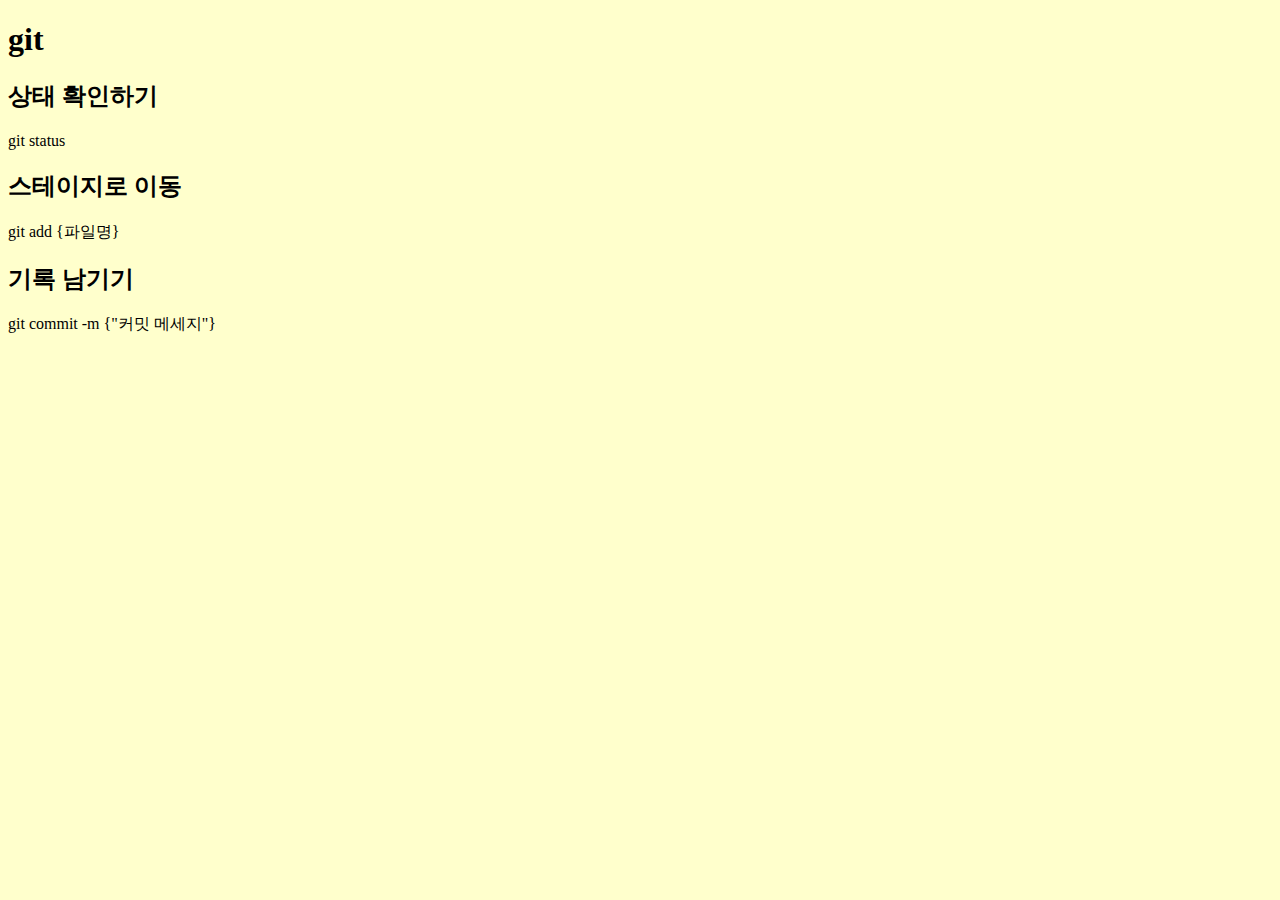
<file: index.html>
<!DOCTYPE html>
<html lang="ko-KR">
<head>
  <meta charset="UTF-8">
  <meta name="viewport" content="width=device-width, initial-scale=1.0">
  <meta http-equiv="X-UA-Compatible" content="ie=edge">
  <title>Git을 배우자</title>
  <link rel="stylesheet" href="css/style.css">
</head>
<body>
  <h1>git</h1>
  <h2>상태 확인하기</h2>
  <p>git status</p>
  <h2>스테이지로 이동</h2>
  <p>git add {파일명}</p>
  <h2>기록 남기기</h2>
  <p>git commit -m {"커밋 메세지"}</p>
</body>
</html>
</file>
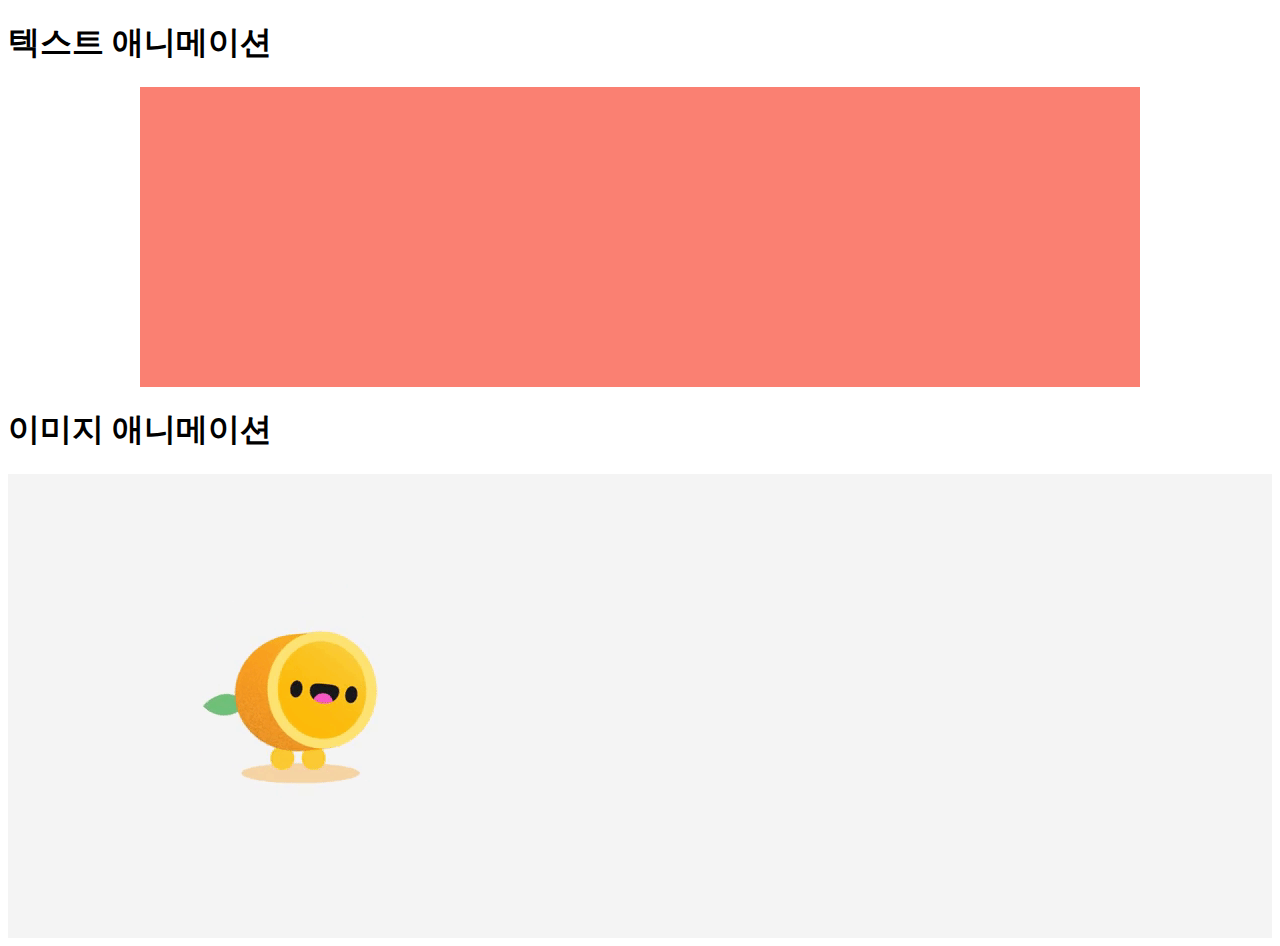
<file: animation.html>
<!DOCTYPE html>
<html lang="ko-KR">
<head>
  <meta charset="UTF-8">
  <meta name="viewport" content="width=device-width, initial-scale=1.0">
  <meta http-equiv="X-UA-Compatible" content="ie=edge">
  <title>애니메이션 활용</title>
  <link rel="stylesheet" href="css/animation.css">
</head>
<body>
  <h1>텍스트 애니메이션</h1>
  <div class="text-wrap">
    <div class="text">
      Hello CSS Animation!
    </div>
  </div>
  <h1>이미지 애니메이션</h1>
  <div class="img-wrap">
    <img src="images/neo1.gif" alt="" class="neo">
  </div>
</body>
</html>
</file>
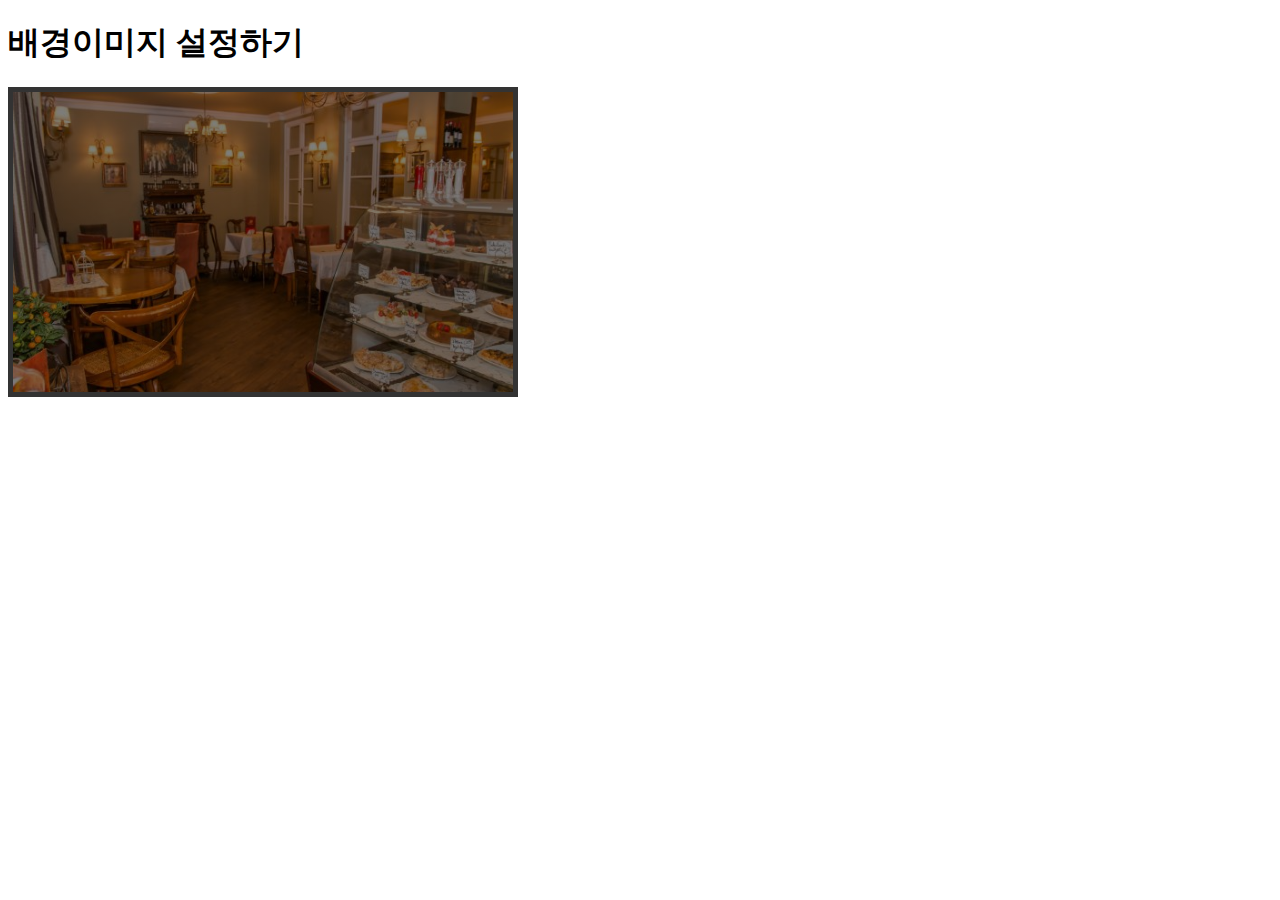
<file: background.html>
<!DOCTYPE html>
<html lang="ko-KR">
<head>
  <meta charset="UTF-8">
  <meta name="viewport" content="width=device-width, initial-scale=1.0">
  <meta http-equiv="X-UA-Compatible" content="ie=edge">
  <title>배경이미지 활용</title>
  <link rel="stylesheet" href="css/background.css">
</head>
<body>
  <h1>배경이미지 설정하기</h1>
  <div class="bg-wrap">

  </div>
  
</body>
</html>
</file>
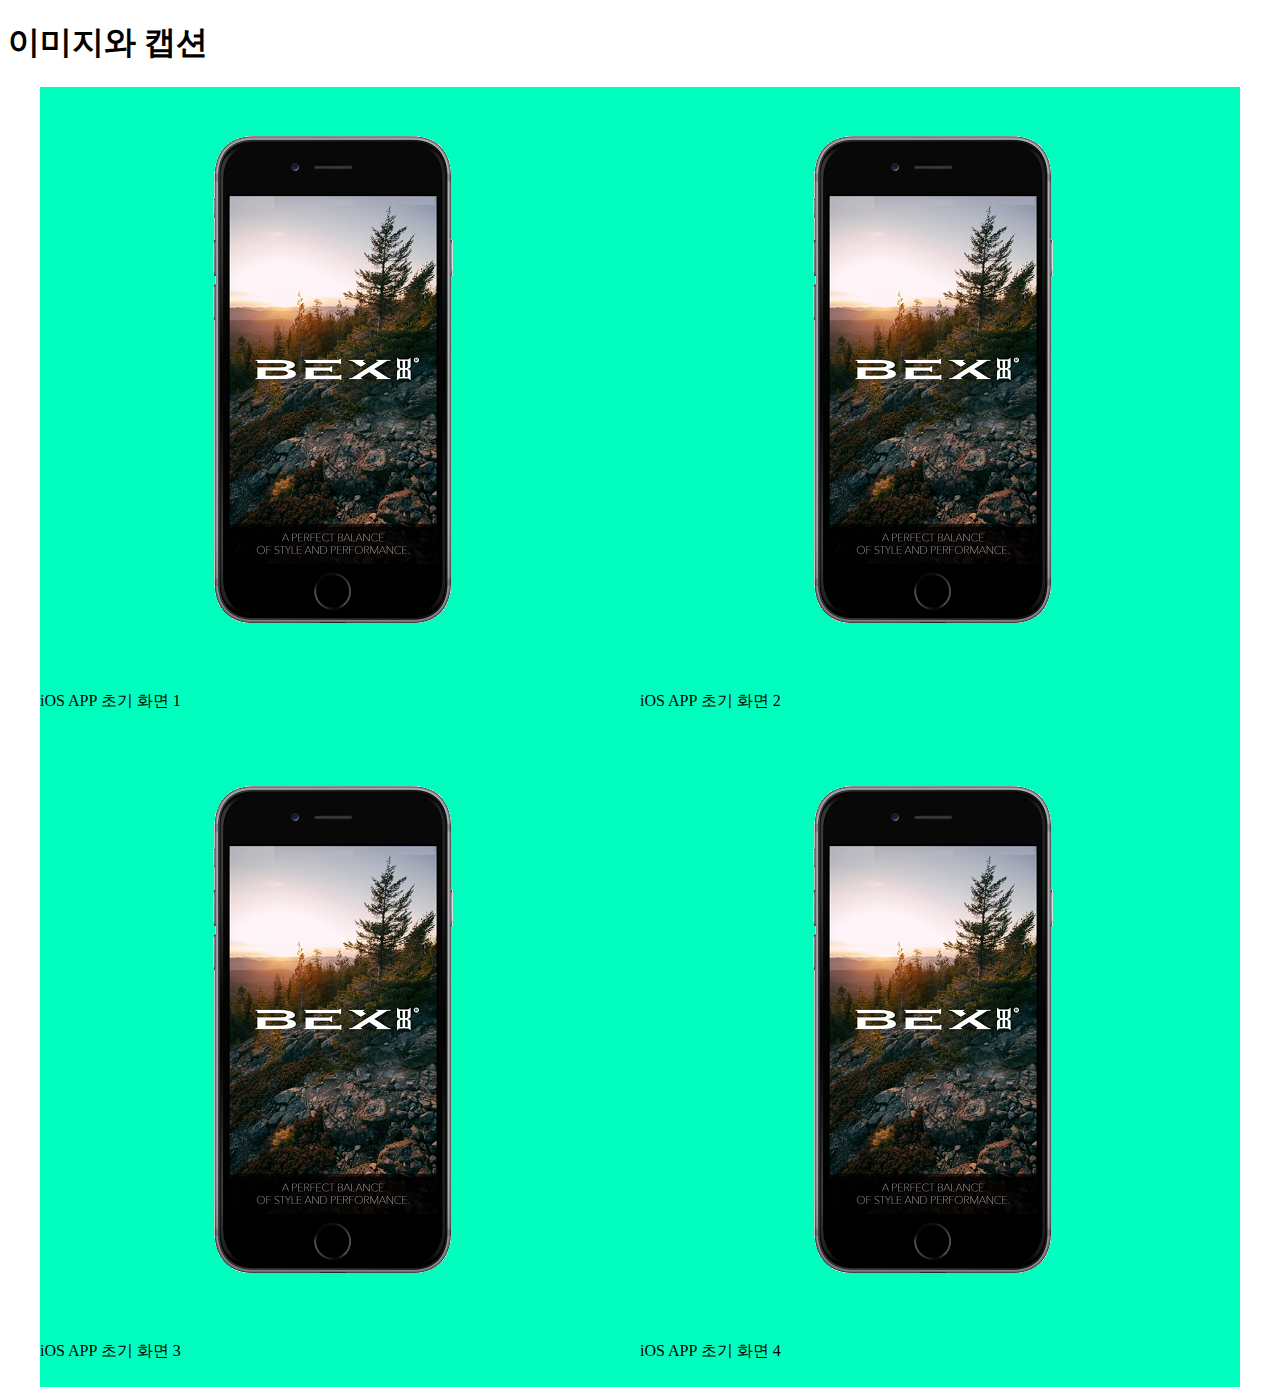
<file: figure.html>
<!DOCTYPE html>
<html lang="ko-KR">
<head>
  <meta charset="UTF-8">
  <meta name="viewport" content="width=device-width, initial-scale=1.0">
  <meta http-equiv="X-UA-Compatible" content="ie=edge">
  <title>figure 요소와 figcaption</title>
  <link rel="stylesheet" href="css/figure.css">
</head>
<body>
  <h1>이미지와 캡션</h1>
  <div>
    <figure>
      <img src="images/app.png" alt="">
      <figcaption>
        iOS APP 초기 화면 1
      </figcaption>
    </figure>
    <figure>
      <img src="images/app.png" alt="">
      <figcaption>
        iOS APP 초기 화면 2
      </figcaption>
    </figure>
    <figure>
      <img src="images/app.png" alt="">
      <figcaption>
        iOS APP 초기 화면 3
      </figcaption>
    </figure>
    <figure>
      <img src="images/app.png" alt="">
      <figcaption>
        iOS APP 초기 화면 4
      </figcaption>
    </figure>
  </div>
</body>
</html>
</file>
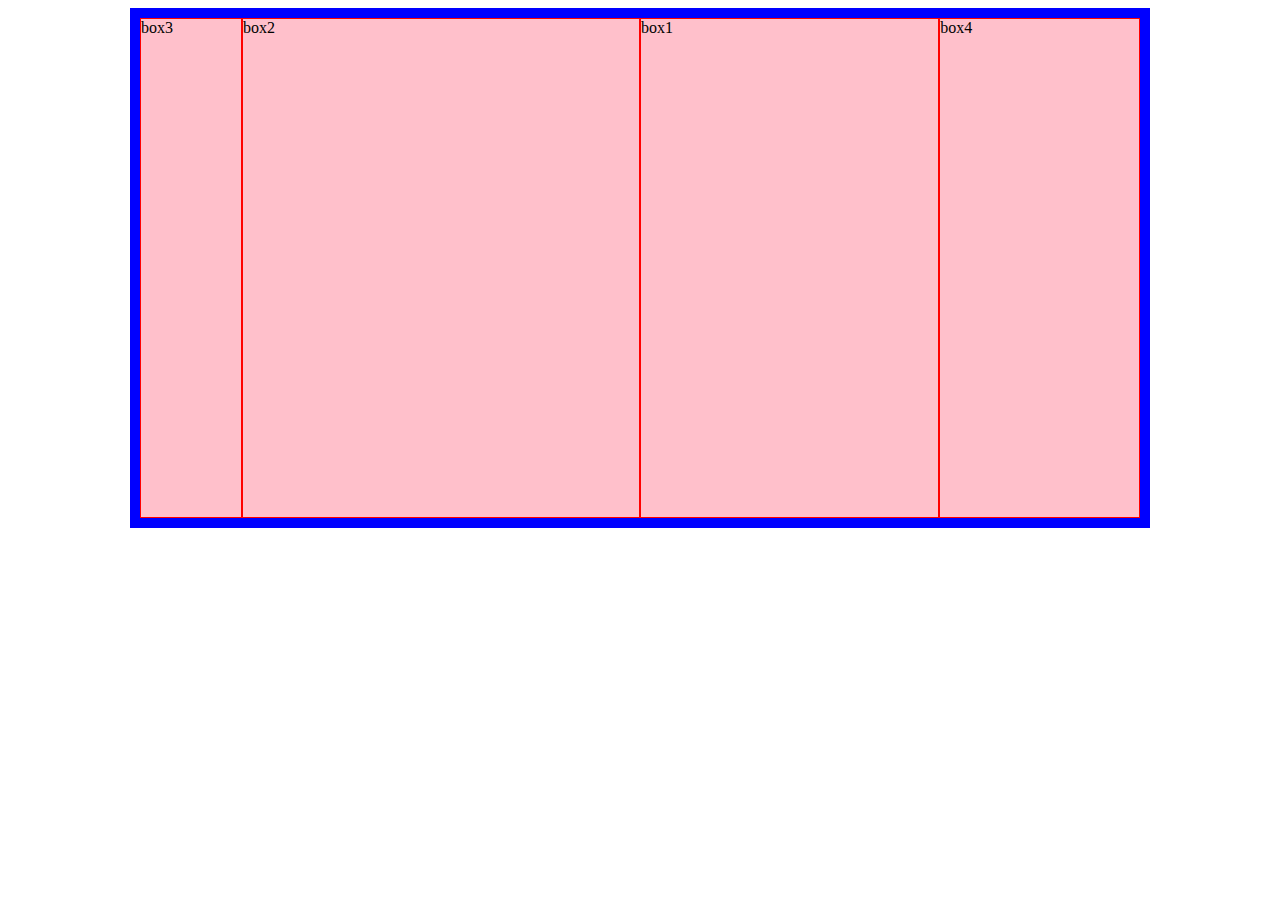
<file: flex.html>
<!DOCTYPE html>
<html lang="ko-KR">

<head>
  <meta charset="UTF-8">
  <meta name="viewport" content="width=device-width, initial-scale=1.0">
  <meta http-equiv="X-UA-Compatible" content="ie=edge">
  <title>플렉스 박스</title>
  <link rel="stylesheet" href="css/flex.css">
</head>

<body>
  <div class="wrap">
    <div class="w1">box1</div>
    <div class="w2">box2</div>
    <div class="w3">box3</div>
    <div class="w4">box4</div>
  </div>
</body>

</html>
</file>
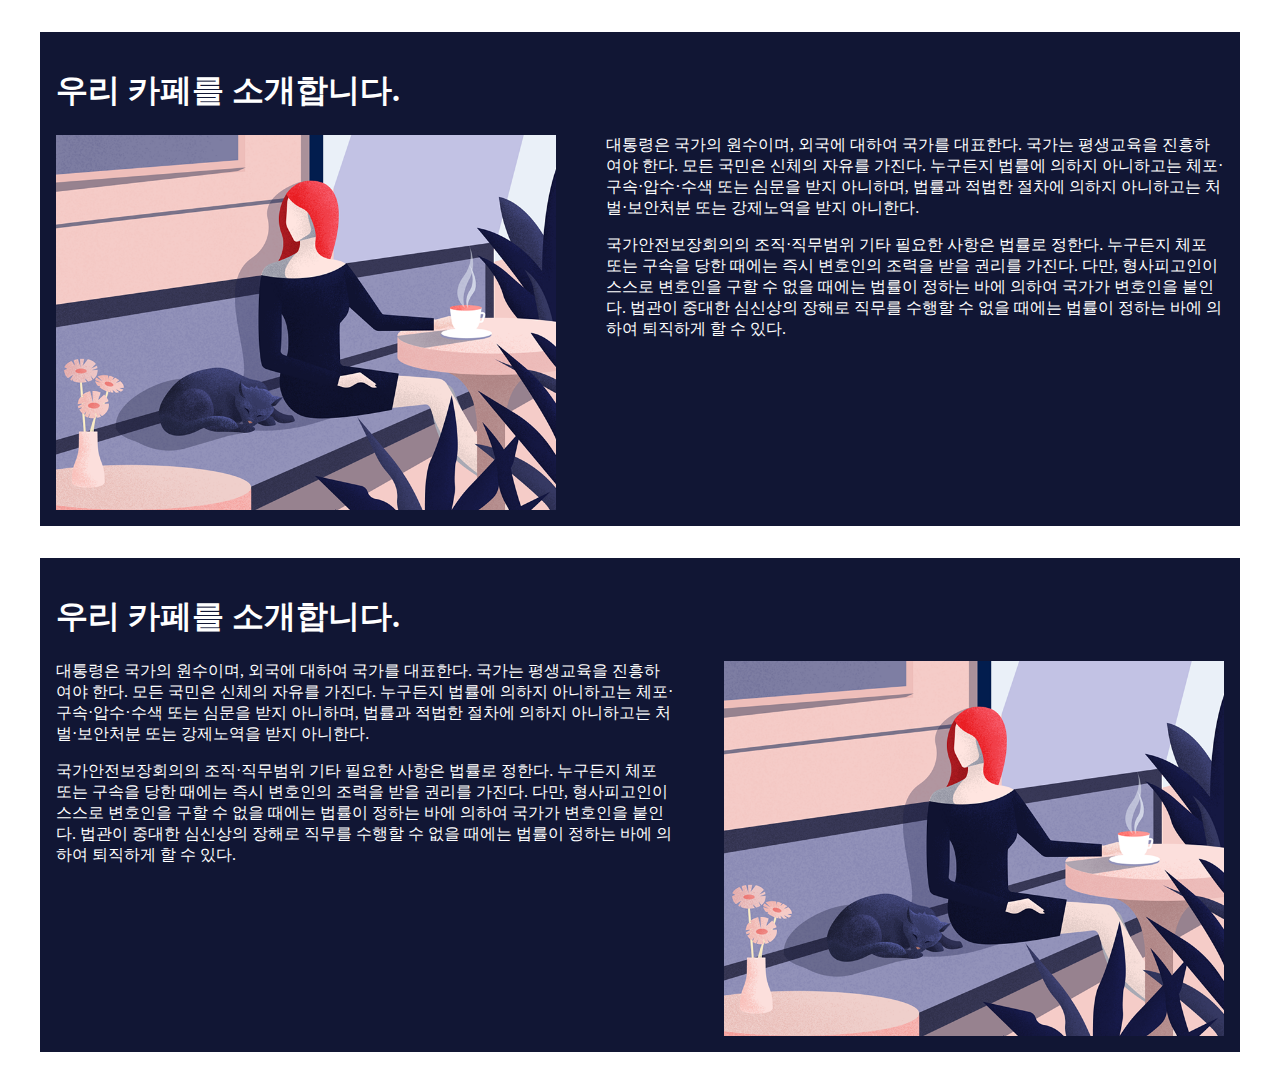
<file: float.html>
<!DOCTYPE html>
<html lang="ko-KR">
<head>
  <meta charset="UTF-8">
  <meta name="viewport" content="width=device-width, initial-scale=1.0">
  <meta http-equiv="X-UA-Compatible" content="ie=edge">
  <title>float의 활용</title>
  <link rel="stylesheet" href="css/float.css">
</head>
<body>
  <section>
    <h1>우리 카페를 소개합니다.</h1>
    <img src="images/cafe.png" alt="카페 내부 전경" class="f-left">
    <p>대통령은 국가의 원수이며, 외국에 대하여 국가를 대표한다. 국가는 평생교육을 진흥하여야 한다. 모든 국민은 신체의 자유를 가진다. 누구든지 법률에 의하지 아니하고는 체포·구속·압수·수색 또는 심문을 받지 아니하며, 법률과
      적법한 절차에 의하지 아니하고는 처벌·보안처분 또는 강제노역을 받지 아니한다.</p>
    
    <p>국가안전보장회의의 조직·직무범위 기타 필요한 사항은 법률로 정한다. 누구든지 체포 또는 구속을 당한 때에는 즉시 변호인의 조력을 받을 권리를 가진다. 다만, 형사피고인이 스스로 변호인을 구할 수 없을 때에는 법률이 정하는
      바에 의하여 국가가 변호인을 붙인다. 법관이 중대한 심신상의 장해로 직무를 수행할 수 없을 때에는 법률이 정하는 바에 의하여 퇴직하게 할 수 있다.</p>

  </section>
  <section>
    <h1>우리 카페를 소개합니다.</h1>
    <img src="images/cafe.png" alt="카페 내부 전경" class="f-right">
    <p>대통령은 국가의 원수이며, 외국에 대하여 국가를 대표한다. 국가는 평생교육을 진흥하여야 한다. 모든 국민은 신체의 자유를 가진다. 누구든지 법률에 의하지 아니하고는 체포·구속·압수·수색 또는 심문을 받지 아니하며, 법률과
      적법한 절차에 의하지 아니하고는 처벌·보안처분 또는 강제노역을 받지 아니한다.</p>
    
    <p>국가안전보장회의의 조직·직무범위 기타 필요한 사항은 법률로 정한다. 누구든지 체포 또는 구속을 당한 때에는 즉시 변호인의 조력을 받을 권리를 가진다. 다만, 형사피고인이 스스로 변호인을 구할 수 없을 때에는 법률이 정하는
      바에 의하여 국가가 변호인을 붙인다. 법관이 중대한 심신상의 장해로 직무를 수행할 수 없을 때에는 법률이 정하는 바에 의하여 퇴직하게 할 수 있다.</p>

  </section>
  
</body>
</html>
</file>
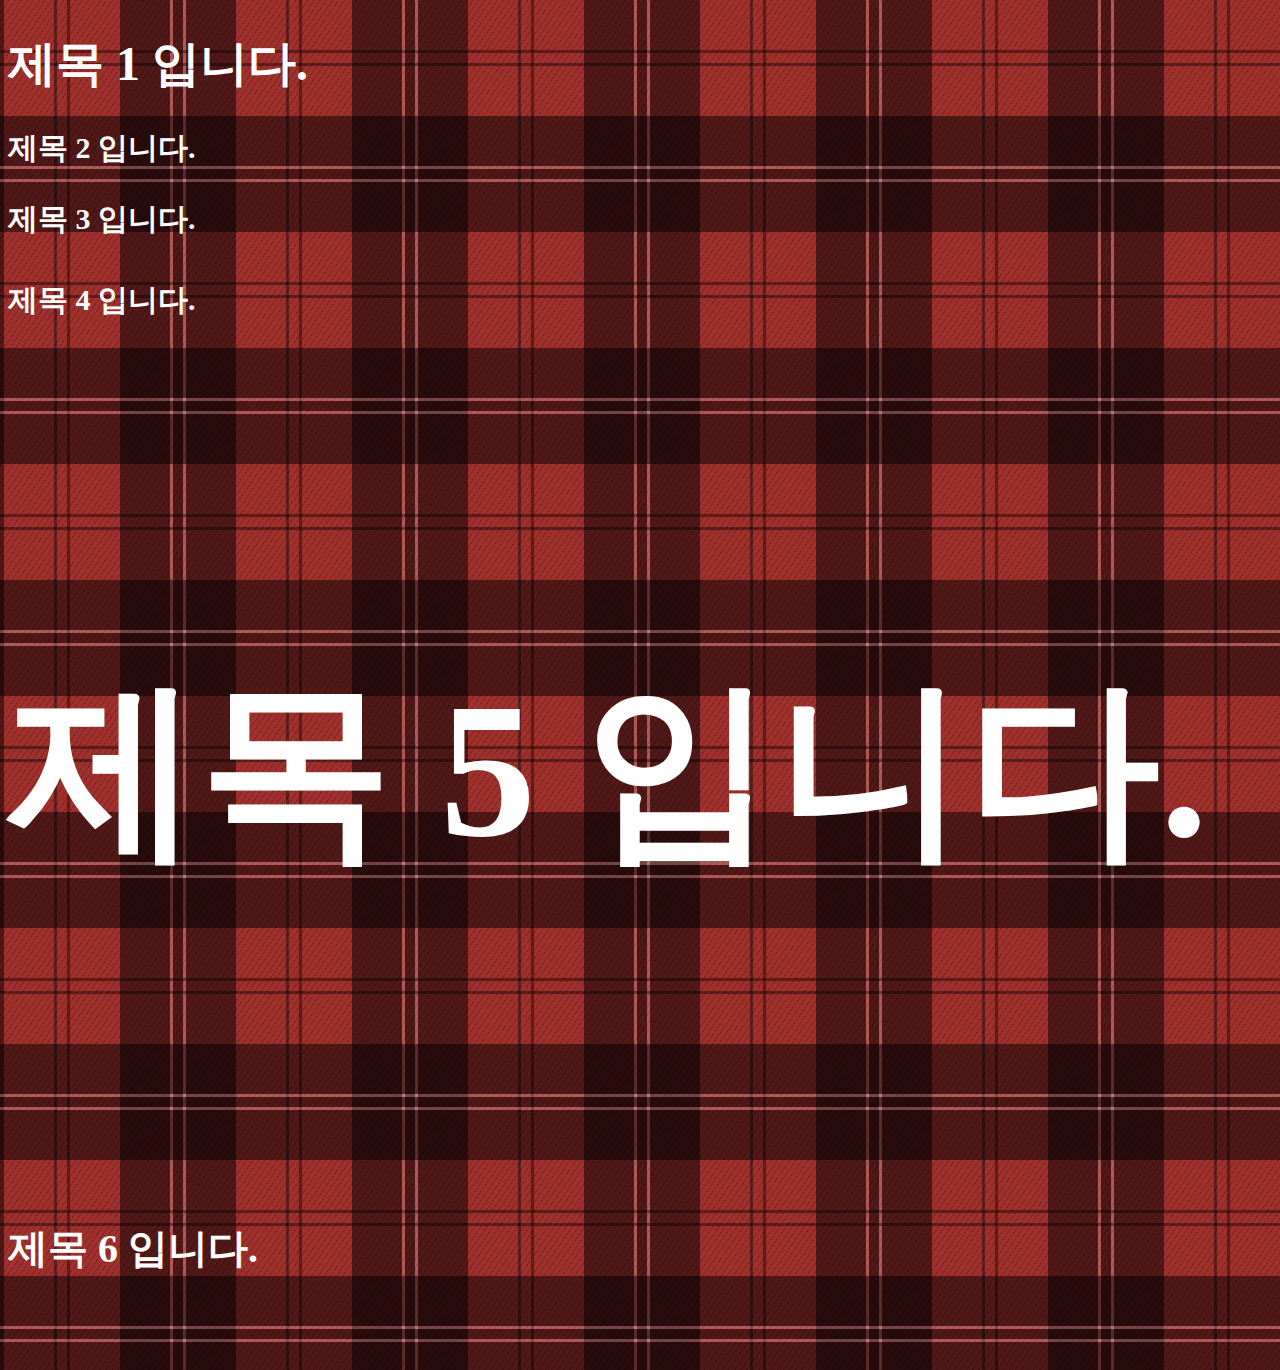
<file: heading.html>
<!DOCTYPE html>
<html lang="ko-KR">
<head>
  <meta charset="UTF-8">
  <meta name="viewport" content="width=device-width, initial-scale=1.0">
  <meta http-equiv="X-UA-Compatible" content="ie=edge">
  <title>제목요소</title>
  <link rel="stylesheet" href="css/heading.css">
</head>
<body>
  <h1>제목 1 입니다.</h1>
  <h2>제목 2 입니다.</h2>
  <h3>제목 3 입니다.</h3>
  <h4>제목 4 입니다.</h4>
  <h5>제목 5 입니다.</h5>
  <h6>제목 6 입니다.</h6>
</body>
</html>
</file>
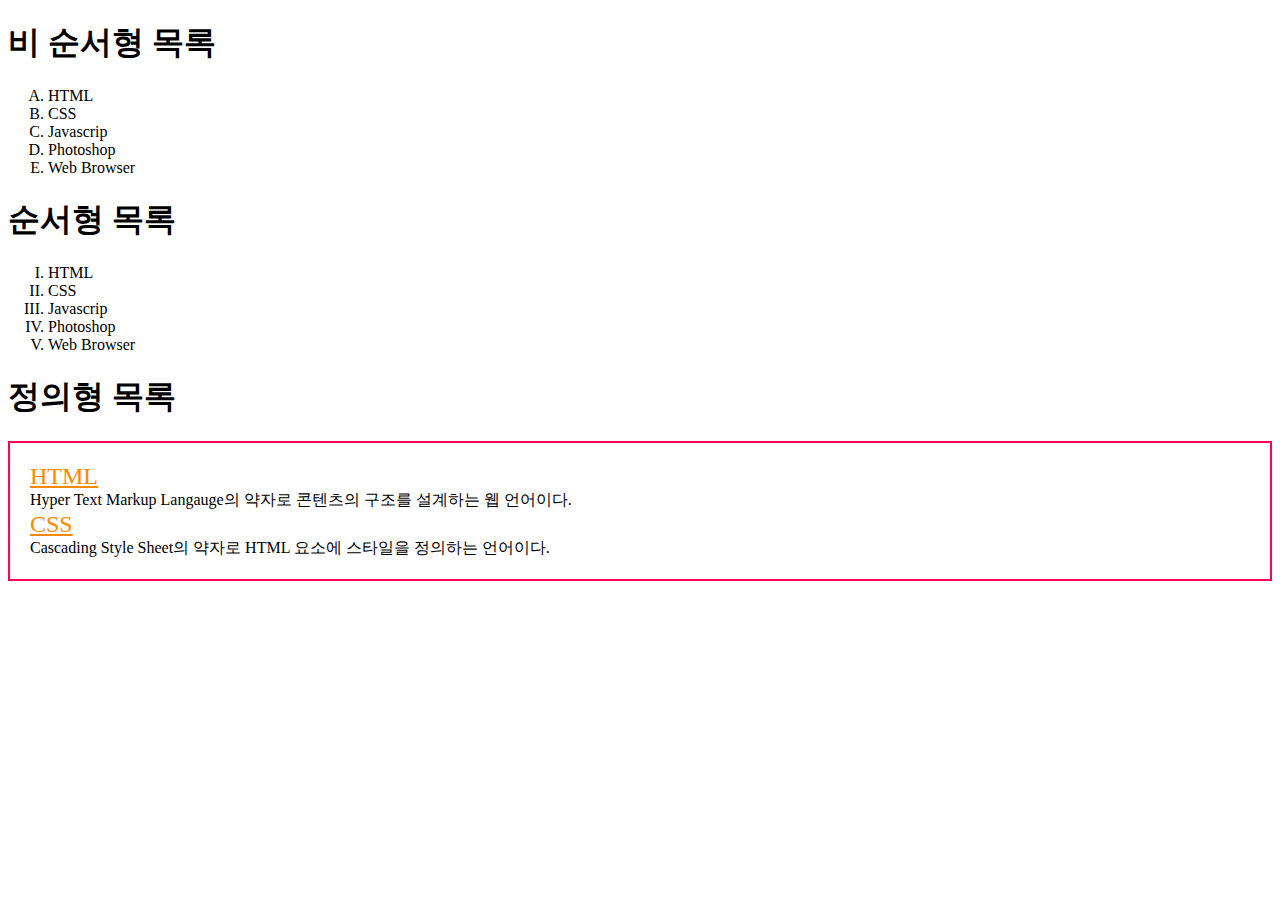
<file: list.html>
<!DOCTYPE html>
<html lang="ko-KR">
<head>
  <meta charset="UTF-8">
  <meta name="viewport" content="width=device-width, initial-scale=1.0">
  <meta http-equiv="X-UA-Compatible" content="ie=edge">
  <title>리스트</title>
  <link rel="stylesheet" href="css/list.css">
</head>
<body>
  <h1>비 순서형 목록</h1>
  <ul>
    <li>HTML</li>
    <li>CSS</li>
    <li>Javascrip</li>
    <li>Photoshop</li>
    <li>Web Browser</li>
  </ul>
  <h1>순서형 목록</h1>
  <ol>
    <li>HTML</li>
    <li>CSS</li>
    <li>Javascrip</li>
    <li>Photoshop</li>
    <li>Web Browser</li>
  </ol>
  <h1>정의형 목록</h1>
  <dl>
    <dt>HTML</dt>
    <dd>Hyper Text Markup Langauge의 약자로 콘텐츠의 구조를 설계하는 웹 언어이다.</dd>
    <dt>CSS</dt>
    <dd>Cascading Style Sheet의 약자로 HTML 요소에 스타일을 정의하는 언어이다.</dd>
  </dl>
</body>
</html>
</file>
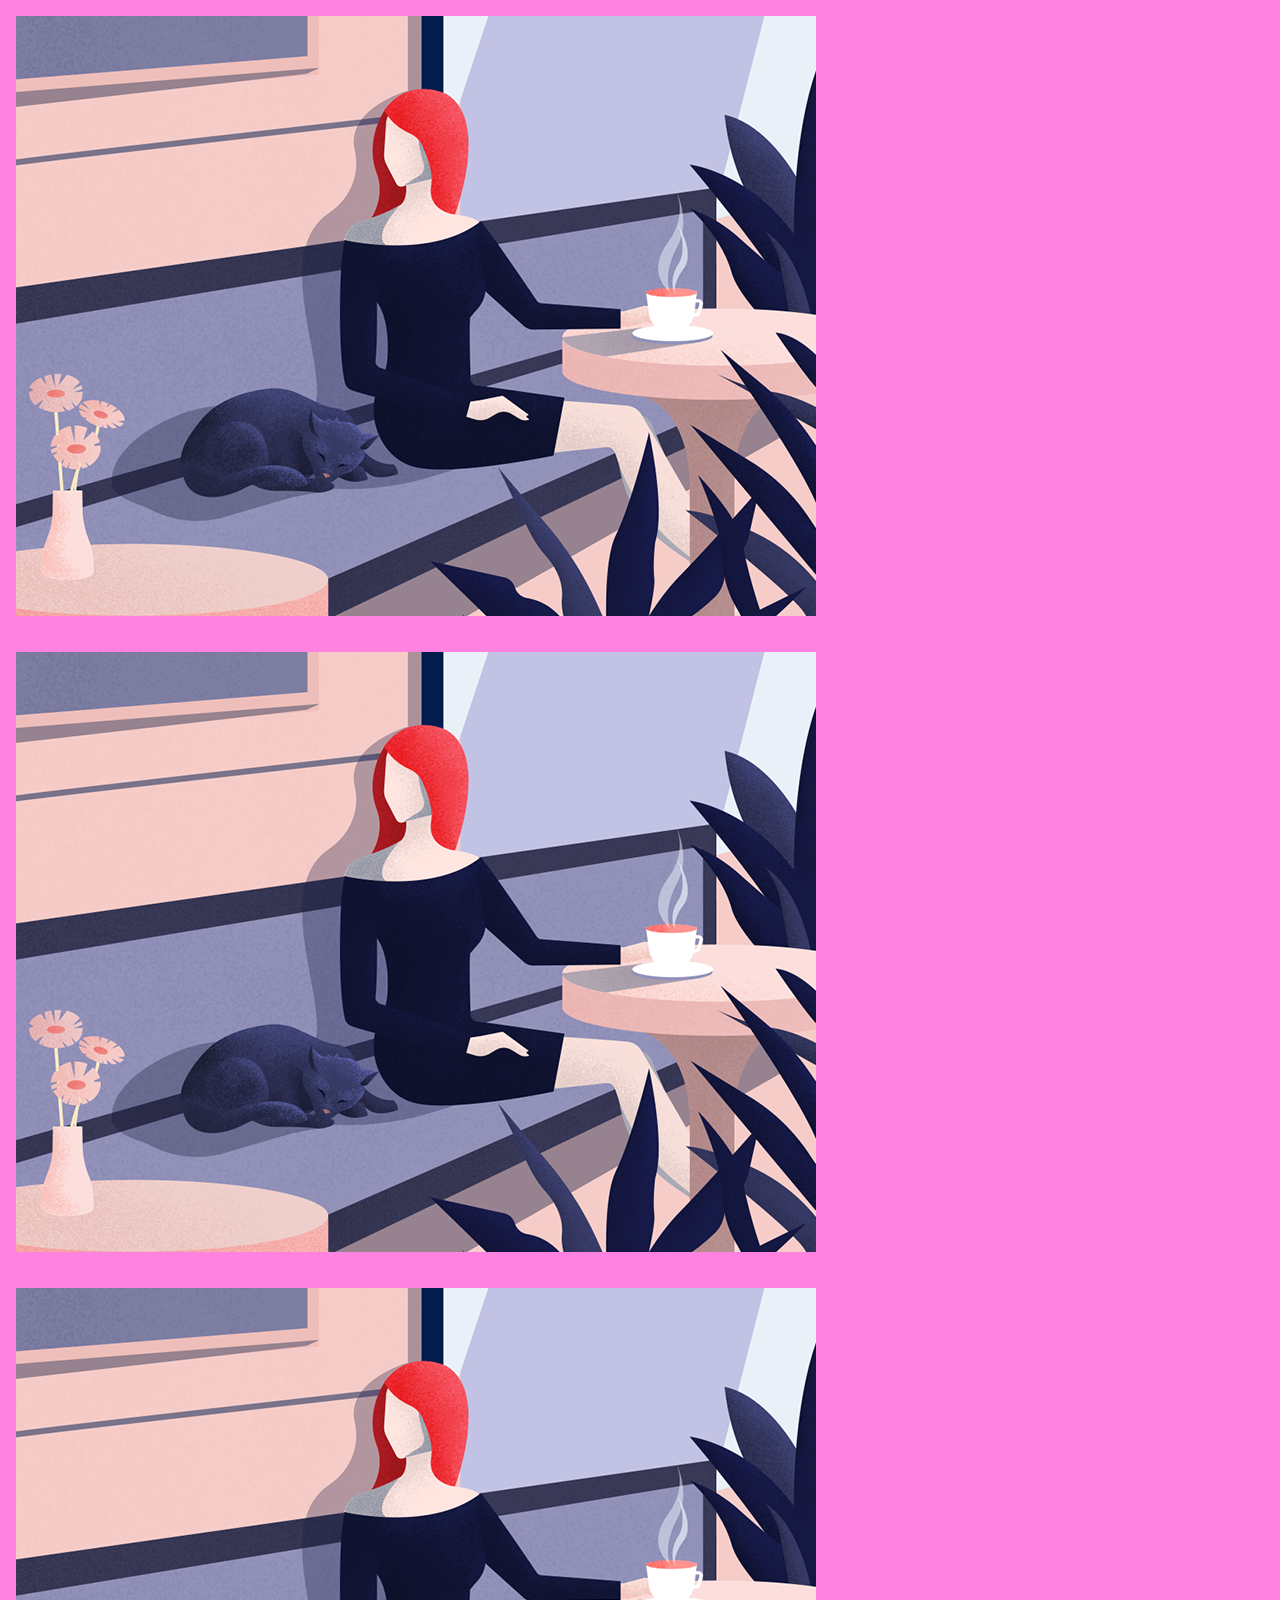
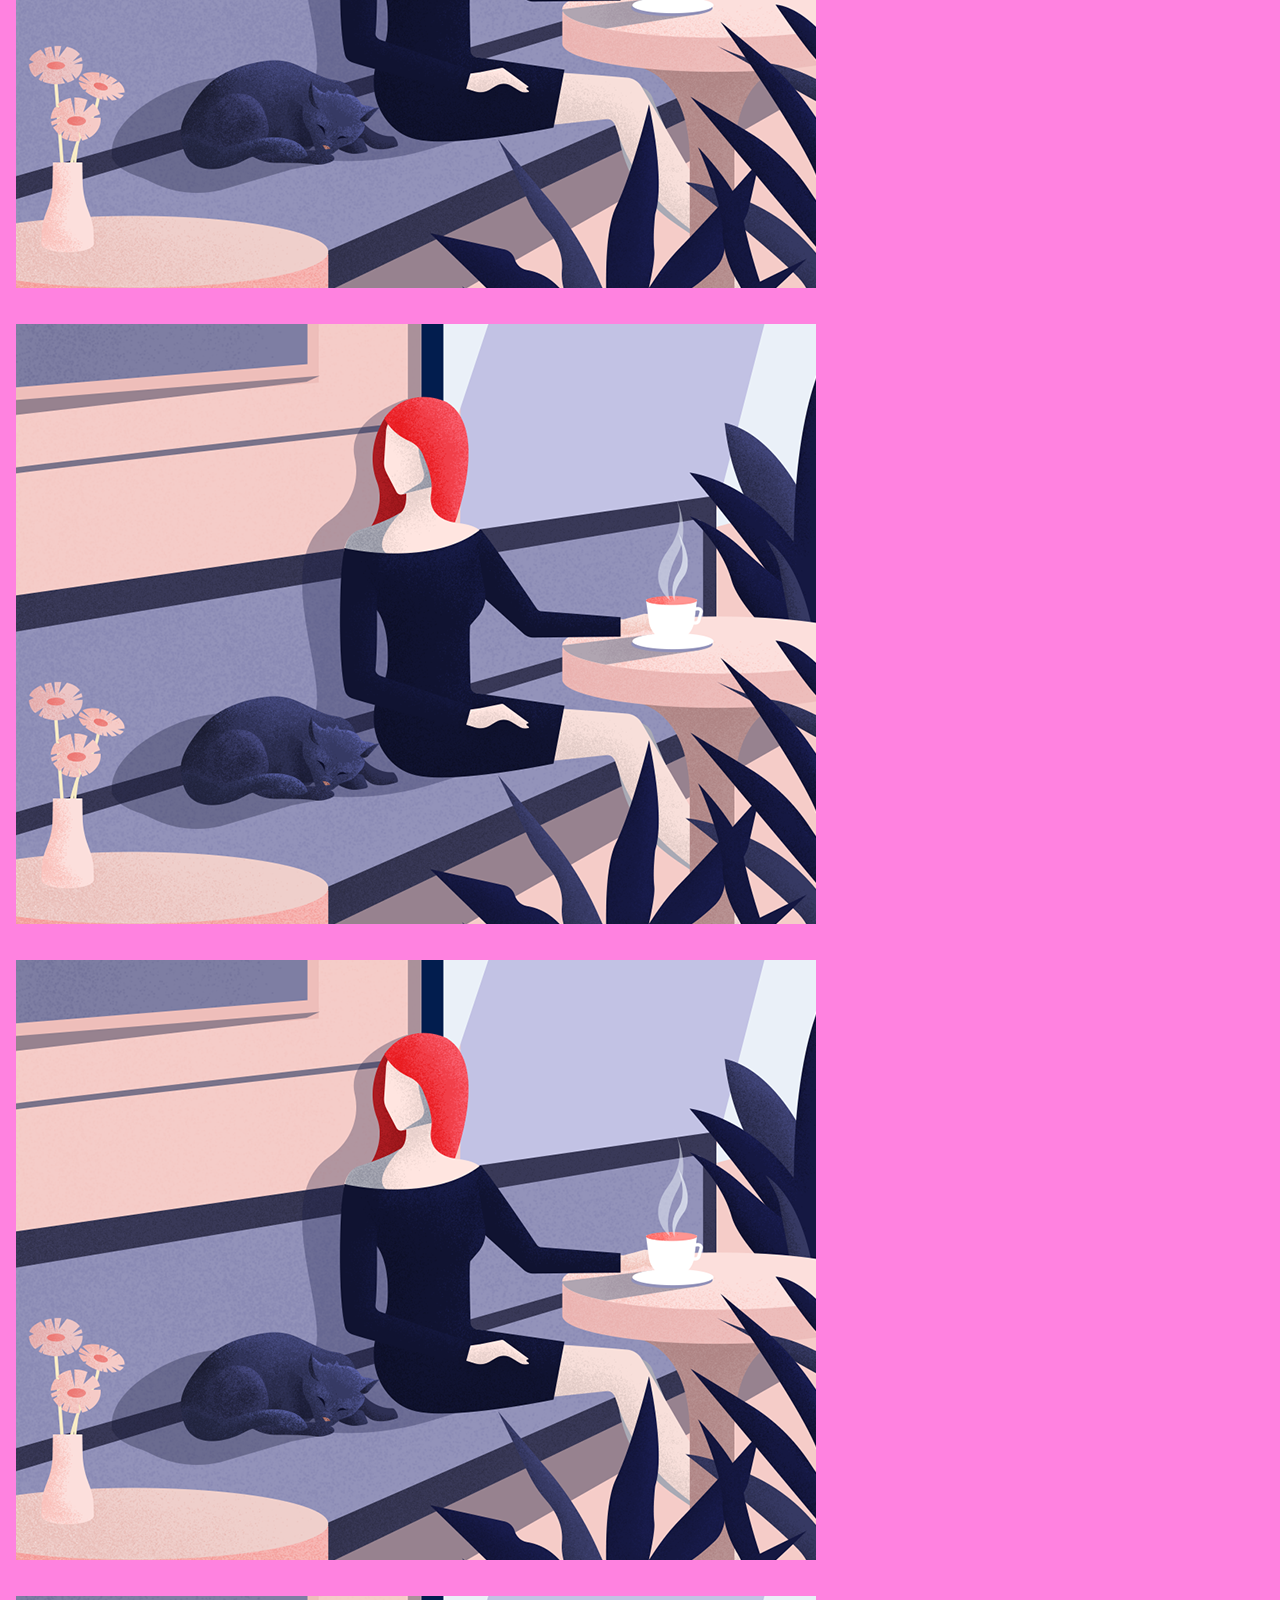
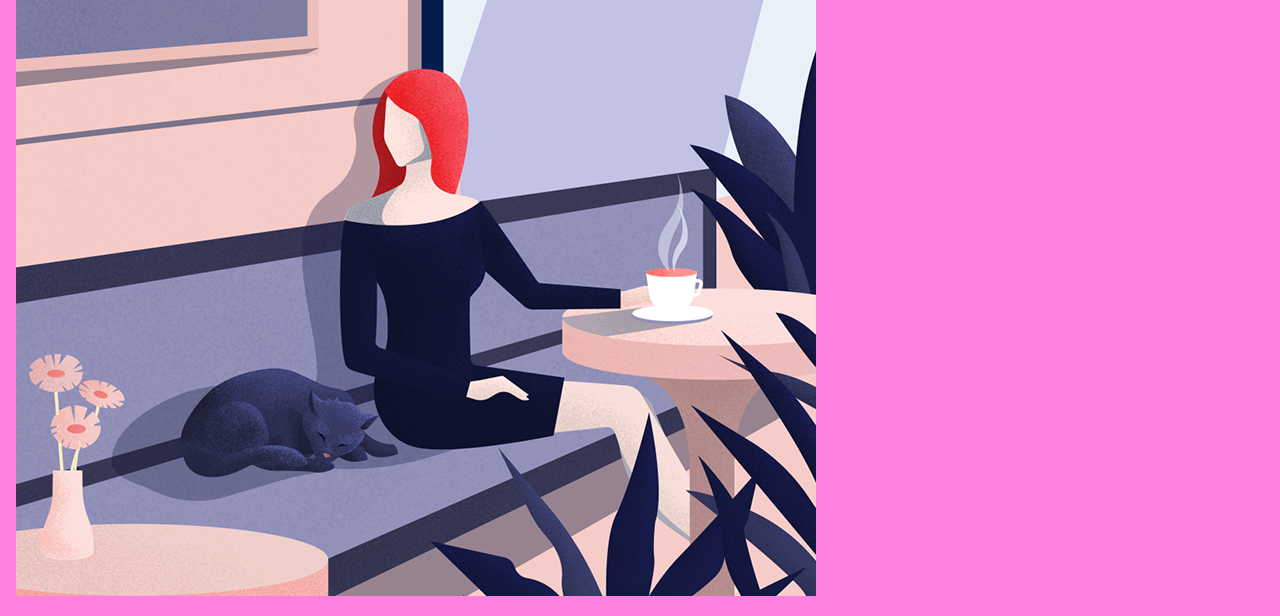
<file: media-query.html>
<!DOCTYPE html>
<html lang="ko-KR">
<head>
  <meta charset="UTF-8">
  <meta name="viewport" content="width=device-width, initial-scale=1.0">
  <meta http-equiv="X-UA-Compatible" content="ie=edge">
  <title>미디어 쿼리의 이해</title>
  <link rel="stylesheet" href="css/media-query.css">
</head>
<body>
  <div class="wrap-container">
    <figure class="img-wrap">
      <img src="images/cafe.png" alt="">
    </figure>
    <figure class="img-wrap">
      <img src="images/cafe.png" alt="">
    </figure>
    <figure class="img-wrap">
      <img src="images/cafe.png" alt="">
    </figure>
    <figure class="img-wrap">
      <img src="images/cafe.png" alt="">
    </figure>
    <figure class="img-wrap">
      <img src="images/cafe.png" alt="">
    </figure>
    <figure class="img-wrap">
      <img src="images/cafe.png" alt="">
    </figure>
  </div>
  
</body>
</html>
</file>
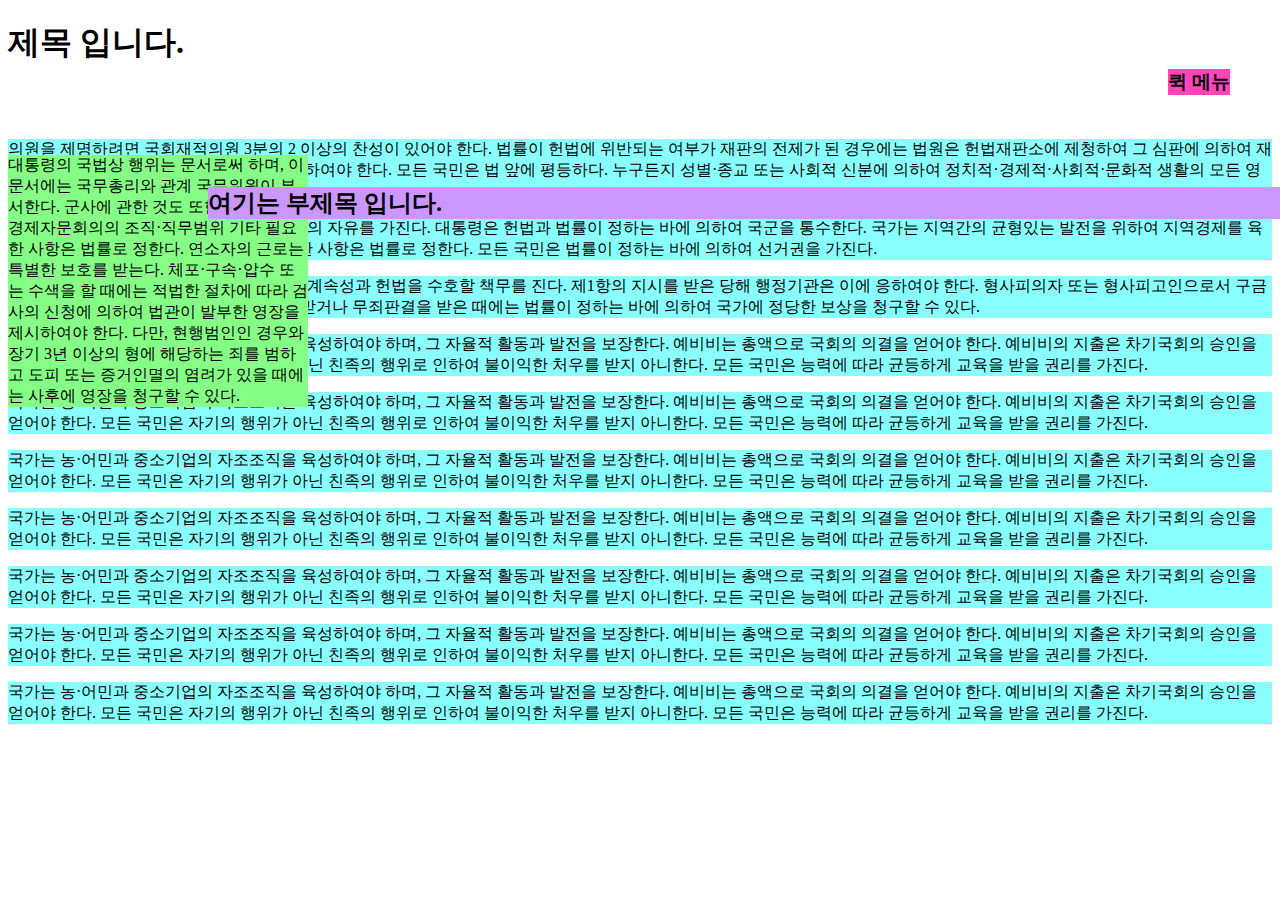
<file: position.html>
<!DOCTYPE html>
<html lang="en">
<head>
  <meta charset="UTF-8">
  <meta name="viewport" content="width=device-width, initial-scale=1.0">
  <meta http-equiv="X-UA-Compatible" content="ie=edge">
  <title>포지션익히기</title>
  <link rel="stylesheet" href="css/position.css">
</head>
<body>
  <h1 class="brand">제목 입니다.</h1>
  <h2 class="sub">여기는 부제목 입니다.</h2>
  <h3 class="quick">퀵 메뉴</h3>
  <div>
    <p>의원을 제명하려면 국회재적의원 3분의 2 이상의 찬성이 있어야 한다. 법률이 헌법에 위반되는 여부가 재판의 전제가 된 경우에는 법원은 헌법재판소에 제청하여 그 심판에 의하여 재판한다. 국가는 모성의 보호를 위하여 노력하여야
      한다. 모든 국민은 법 앞에 평등하다. 누구든지 성별·종교 또는 사회적 신분에 의하여 정치적·경제적·사회적·문화적 생활의 모든 영역에 있어서 차별을 받지 아니한다.</p>
    
    <p>모든 국민은 언론·출판의 자유와 집회·결사의 자유를 가진다. 대통령은 헌법과 법률이 정하는 바에 의하여 국군을 통수한다. 국가는 지역간의 균형있는 발전을 위하여 지역경제를 육성할 의무를 진다. 사면·감형 및 복권에 관한
      사항은 법률로 정한다. 모든 국민은 법률이 정하는 바에 의하여 선거권을 가진다.</p>
    
    <p class="note">대통령의 국법상 행위는 문서로써 하며, 이 문서에는 국무총리와 관계 국무위원이 부서한다. 군사에 관한 것도 또한 같다. 국민경제자문회의의 조직·직무범위 기타 필요한 사항은 법률로 정한다. 연소자의 근로는 특별한 보호를
      받는다. 체포·구속·압수 또는 수색을 할 때에는 적법한 절차에 따라 검사의 신청에 의하여 법관이 발부한 영장을 제시하여야 한다. 다만, 현행범인인 경우와 장기 3년 이상의 형에 해당하는 죄를 범하고 도피 또는 증거인멸의
      염려가 있을 때에는 사후에 영장을 청구할 수 있다.</p>
    
    <p>대통령은 국가의 독립·영토의 보전·국가의 계속성과 헌법을 수호할 책무를 진다. 제1항의 지시를 받은 당해 행정기관은 이에 응하여야 한다. 형사피의자 또는 형사피고인으로서 구금되었던 자가 법률이 정하는 불기소처분을 받거나
      무죄판결을 받은 때에는 법률이 정하는 바에 의하여 국가에 정당한 보상을 청구할 수 있다.</p>
    
    <p>국가는 농·어민과 중소기업의 자조조직을 육성하여야 하며, 그 자율적 활동과 발전을 보장한다. 예비비는 총액으로 국회의 의결을 얻어야 한다. 예비비의 지출은 차기국회의 승인을 얻어야 한다. 모든 국민은 자기의 행위가 아닌
      친족의 행위로 인하여 불이익한 처우를 받지 아니한다. 모든 국민은 능력에 따라 균등하게 교육을 받을 권리를 가진다.</p>
    
    <p>국가는 농·어민과 중소기업의 자조조직을 육성하여야 하며, 그 자율적 활동과 발전을 보장한다. 예비비는 총액으로 국회의 의결을 얻어야 한다. 예비비의 지출은 차기국회의 승인을 얻어야 한다. 모든 국민은 자기의 행위가 아닌
      친족의 행위로 인하여 불이익한 처우를 받지 아니한다. 모든 국민은 능력에 따라 균등하게 교육을 받을 권리를 가진다.</p>
    
    <p>국가는 농·어민과 중소기업의 자조조직을 육성하여야 하며, 그 자율적 활동과 발전을 보장한다. 예비비는 총액으로 국회의 의결을 얻어야 한다. 예비비의 지출은 차기국회의 승인을 얻어야 한다. 모든 국민은 자기의 행위가 아닌
      친족의 행위로 인하여 불이익한 처우를 받지 아니한다. 모든 국민은 능력에 따라 균등하게 교육을 받을 권리를 가진다.</p>
    
    <p>국가는 농·어민과 중소기업의 자조조직을 육성하여야 하며, 그 자율적 활동과 발전을 보장한다. 예비비는 총액으로 국회의 의결을 얻어야 한다. 예비비의 지출은 차기국회의 승인을 얻어야 한다. 모든 국민은 자기의 행위가 아닌
      친족의 행위로 인하여 불이익한 처우를 받지 아니한다. 모든 국민은 능력에 따라 균등하게 교육을 받을 권리를 가진다.</p>
    
    <p>국가는 농·어민과 중소기업의 자조조직을 육성하여야 하며, 그 자율적 활동과 발전을 보장한다. 예비비는 총액으로 국회의 의결을 얻어야 한다. 예비비의 지출은 차기국회의 승인을 얻어야 한다. 모든 국민은 자기의 행위가 아닌
      친족의 행위로 인하여 불이익한 처우를 받지 아니한다. 모든 국민은 능력에 따라 균등하게 교육을 받을 권리를 가진다.</p>
    
    <p>국가는 농·어민과 중소기업의 자조조직을 육성하여야 하며, 그 자율적 활동과 발전을 보장한다. 예비비는 총액으로 국회의 의결을 얻어야 한다. 예비비의 지출은 차기국회의 승인을 얻어야 한다. 모든 국민은 자기의 행위가 아닌
      친족의 행위로 인하여 불이익한 처우를 받지 아니한다. 모든 국민은 능력에 따라 균등하게 교육을 받을 권리를 가진다.</p>
    
    <p>국가는 농·어민과 중소기업의 자조조직을 육성하여야 하며, 그 자율적 활동과 발전을 보장한다. 예비비는 총액으로 국회의 의결을 얻어야 한다. 예비비의 지출은 차기국회의 승인을 얻어야 한다. 모든 국민은 자기의 행위가 아닌
      친족의 행위로 인하여 불이익한 처우를 받지 아니한다. 모든 국민은 능력에 따라 균등하게 교육을 받을 권리를 가진다.</p>
  </div>

</body>
</html>
</file>
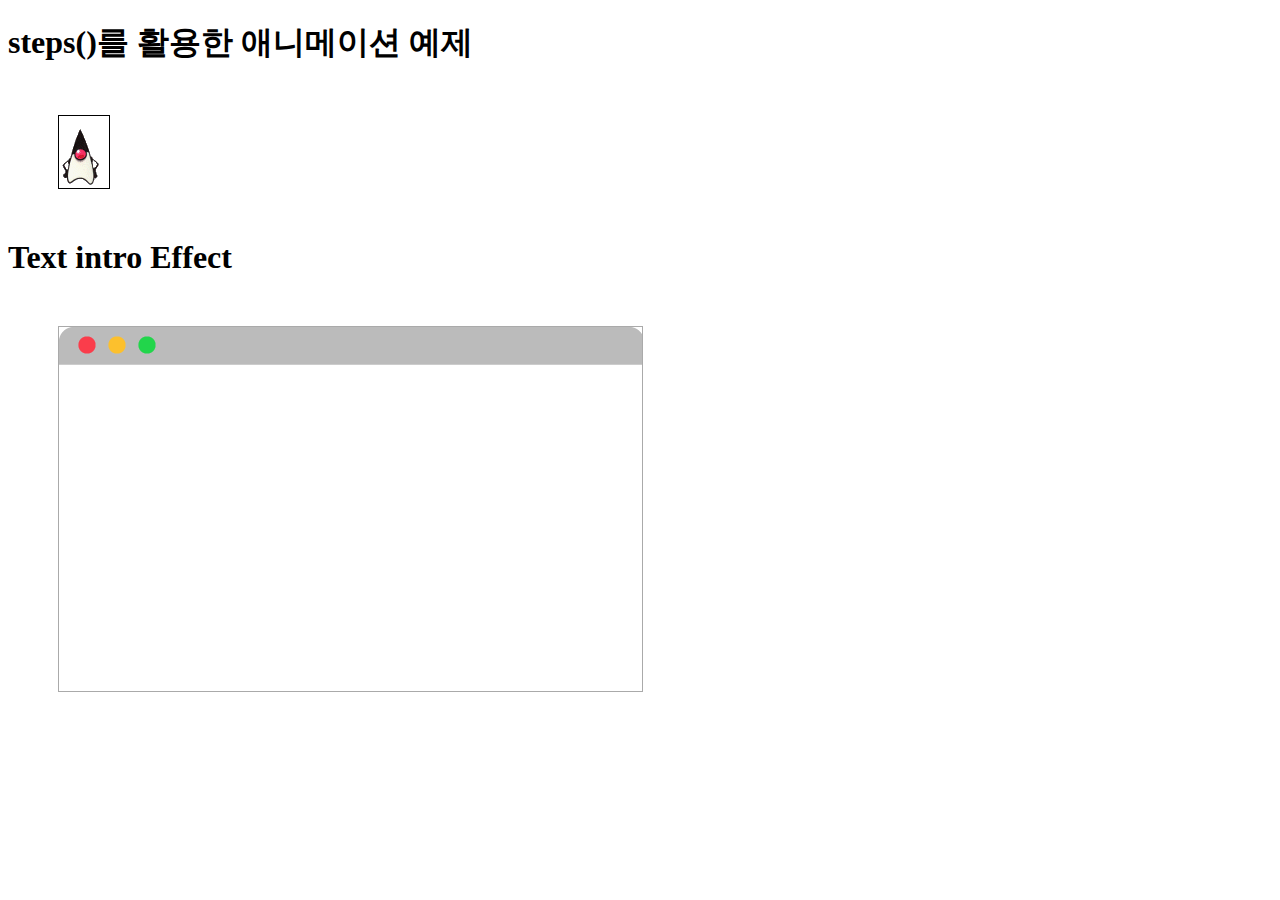
<file: steps.html>
<!DOCTYPE html>
<html lang="ko-KR">
<head>
  <meta charset="UTF-8">
  <meta name="viewport" content="width=device-width, initial-scale=1.0">
  <meta http-equiv="X-UA-Compatible" content="ie=edge">
  <title>Steps 애니메이션</title>
  <link rel="stylesheet" href="css/steps.css">
</head>
<body>
  <h1>steps()를 활용한 애니메이션 예제</h1>
  <div class="box">

  </div>
  <h1>Text intro Effect</h1>
  <div class="intro-wrap">
    <p class="intro1">I am a Web Developer!</p>
    <p class="intro2">I am a Web Designer!</p>
  </div>
</body>
</html>
</file>
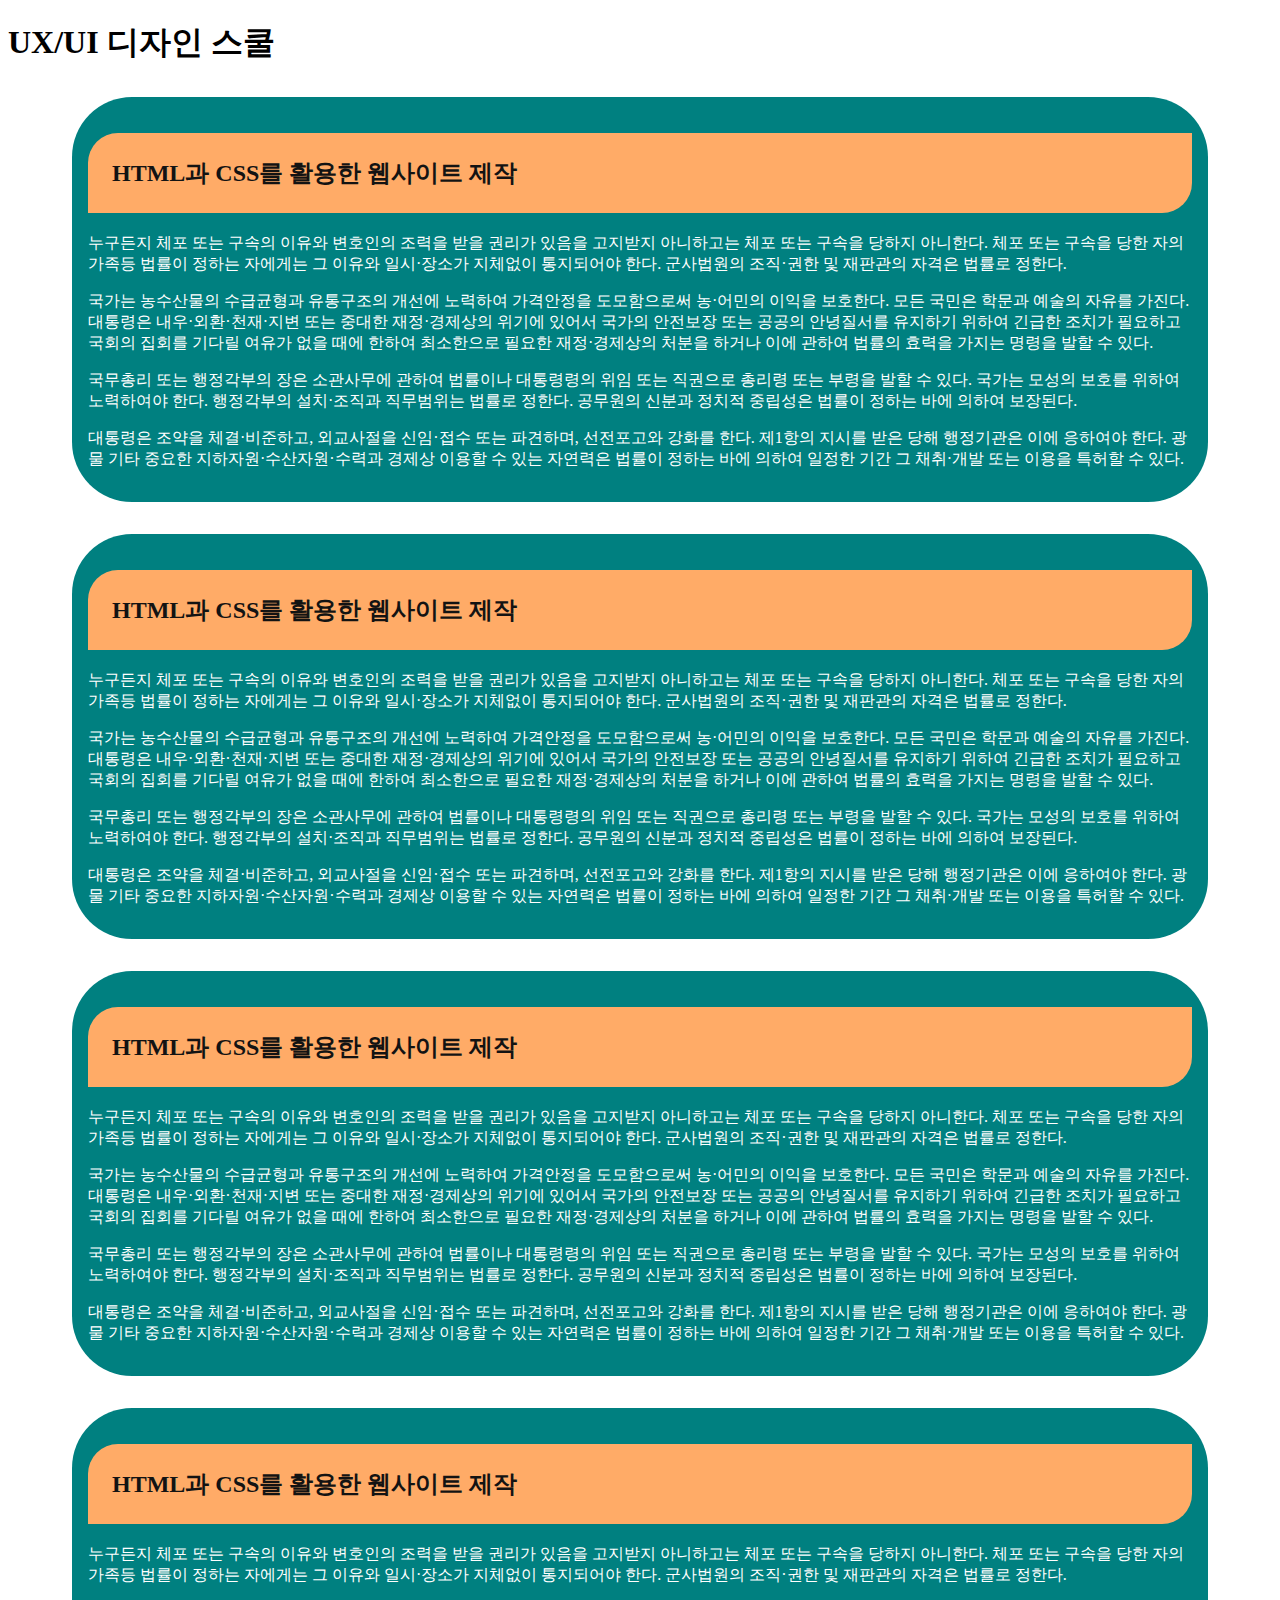
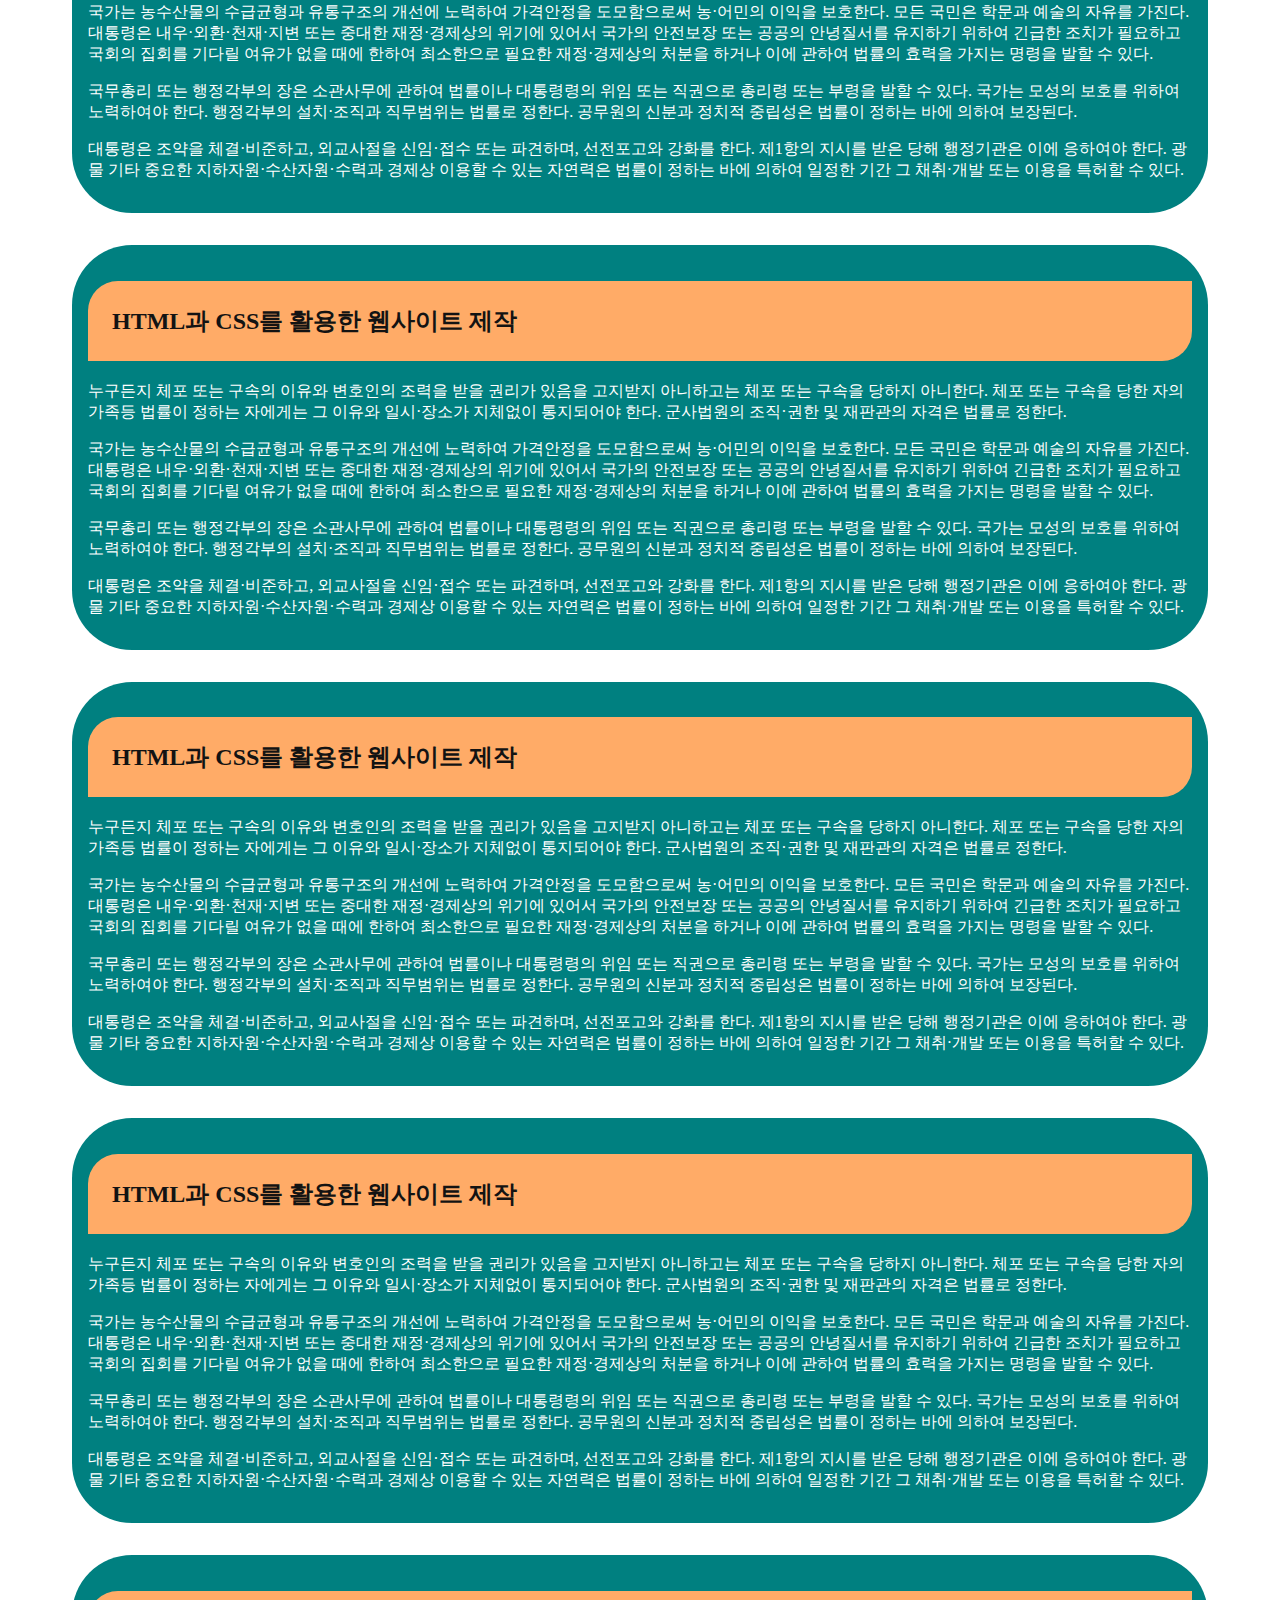
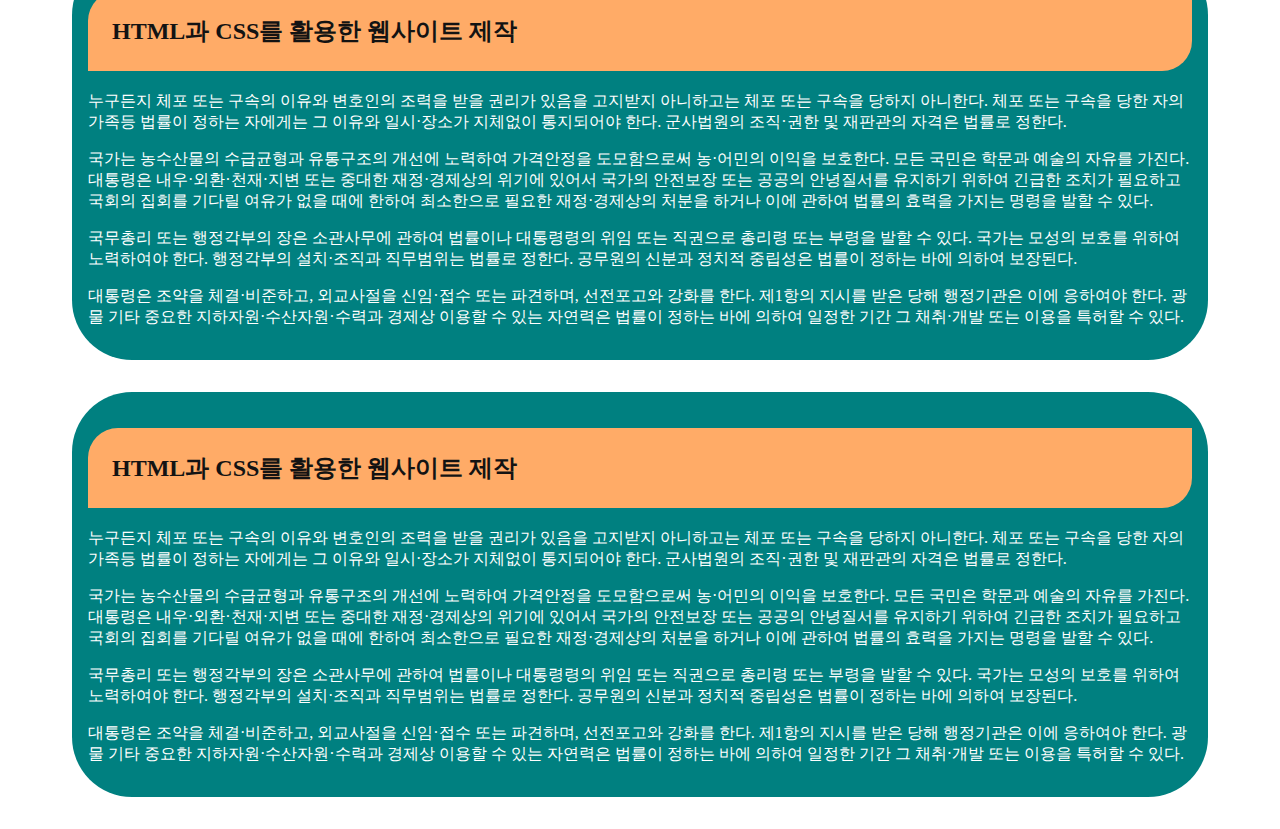
<file: sticky.html>
<!DOCTYPE html>
<html lang="ko-KR">
<head>
  <meta charset="UTF-8">
  <meta name="viewport" content="width=device-width, initial-scale=1.0">
  <meta http-equiv="X-UA-Compatible" content="ie=edge">
  <title>Sticky position</title>
  <link rel="stylesheet" href="css/sticky.css">
</head>
<body>
  <h1 class="logo">UX/UI 디자인 스쿨</h1>
  <section class="content">
    <h2 class="title">
      HTML과 CSS를 활용한 웹사이트 제작
    </h2>
    <p>누구든지 체포 또는 구속의 이유와 변호인의 조력을 받을 권리가 있음을 고지받지 아니하고는 체포 또는 구속을 당하지 아니한다. 체포 또는 구속을 당한 자의 가족등 법률이 정하는 자에게는 그 이유와 일시·장소가 지체없이
      통지되어야 한다. 군사법원의 조직·권한 및 재판관의 자격은 법률로 정한다.</p>
    
    <p>국가는 농수산물의 수급균형과 유통구조의 개선에 노력하여 가격안정을 도모함으로써 농·어민의 이익을 보호한다. 모든 국민은 학문과 예술의 자유를 가진다. 대통령은 내우·외환·천재·지변 또는 중대한 재정·경제상의 위기에 있어서
      국가의 안전보장 또는 공공의 안녕질서를 유지하기 위하여 긴급한 조치가 필요하고 국회의 집회를 기다릴 여유가 없을 때에 한하여 최소한으로 필요한 재정·경제상의 처분을 하거나 이에 관하여 법률의 효력을 가지는 명령을
      발할 수 있다.</p>
    
    <p>국무총리 또는 행정각부의 장은 소관사무에 관하여 법률이나 대통령령의 위임 또는 직권으로 총리령 또는 부령을 발할 수 있다. 국가는 모성의 보호를 위하여 노력하여야 한다. 행정각부의 설치·조직과 직무범위는 법률로 정한다.
      공무원의 신분과 정치적 중립성은 법률이 정하는 바에 의하여 보장된다.</p>
    
    <p>대통령은 조약을 체결·비준하고, 외교사절을 신임·접수 또는 파견하며, 선전포고와 강화를 한다. 제1항의 지시를 받은 당해 행정기관은 이에 응하여야 한다. 광물 기타 중요한 지하자원·수산자원·수력과 경제상 이용할 수 있는
      자연력은 법률이 정하는 바에 의하여 일정한 기간 그 채취·개발 또는 이용을 특허할 수 있다.</p>
  </section>
  <section class="content">
    <h2 class="title">
      HTML과 CSS를 활용한 웹사이트 제작
    </h2>
    <p>누구든지 체포 또는 구속의 이유와 변호인의 조력을 받을 권리가 있음을 고지받지 아니하고는 체포 또는 구속을 당하지 아니한다. 체포 또는 구속을 당한 자의 가족등 법률이 정하는 자에게는 그 이유와 일시·장소가 지체없이
      통지되어야 한다. 군사법원의 조직·권한 및 재판관의 자격은 법률로 정한다.</p>
    
    <p>국가는 농수산물의 수급균형과 유통구조의 개선에 노력하여 가격안정을 도모함으로써 농·어민의 이익을 보호한다. 모든 국민은 학문과 예술의 자유를 가진다. 대통령은 내우·외환·천재·지변 또는 중대한 재정·경제상의 위기에 있어서
      국가의 안전보장 또는 공공의 안녕질서를 유지하기 위하여 긴급한 조치가 필요하고 국회의 집회를 기다릴 여유가 없을 때에 한하여 최소한으로 필요한 재정·경제상의 처분을 하거나 이에 관하여 법률의 효력을 가지는 명령을
      발할 수 있다.</p>
    
    <p>국무총리 또는 행정각부의 장은 소관사무에 관하여 법률이나 대통령령의 위임 또는 직권으로 총리령 또는 부령을 발할 수 있다. 국가는 모성의 보호를 위하여 노력하여야 한다. 행정각부의 설치·조직과 직무범위는 법률로 정한다.
      공무원의 신분과 정치적 중립성은 법률이 정하는 바에 의하여 보장된다.</p>
    
    <p>대통령은 조약을 체결·비준하고, 외교사절을 신임·접수 또는 파견하며, 선전포고와 강화를 한다. 제1항의 지시를 받은 당해 행정기관은 이에 응하여야 한다. 광물 기타 중요한 지하자원·수산자원·수력과 경제상 이용할 수 있는
      자연력은 법률이 정하는 바에 의하여 일정한 기간 그 채취·개발 또는 이용을 특허할 수 있다.</p>
  </section>
  <section class="content">
    <h2 class="title">
      HTML과 CSS를 활용한 웹사이트 제작
    </h2>
    <p>누구든지 체포 또는 구속의 이유와 변호인의 조력을 받을 권리가 있음을 고지받지 아니하고는 체포 또는 구속을 당하지 아니한다. 체포 또는 구속을 당한 자의 가족등 법률이 정하는 자에게는 그 이유와 일시·장소가 지체없이
      통지되어야 한다. 군사법원의 조직·권한 및 재판관의 자격은 법률로 정한다.</p>
    
    <p>국가는 농수산물의 수급균형과 유통구조의 개선에 노력하여 가격안정을 도모함으로써 농·어민의 이익을 보호한다. 모든 국민은 학문과 예술의 자유를 가진다. 대통령은 내우·외환·천재·지변 또는 중대한 재정·경제상의 위기에 있어서
      국가의 안전보장 또는 공공의 안녕질서를 유지하기 위하여 긴급한 조치가 필요하고 국회의 집회를 기다릴 여유가 없을 때에 한하여 최소한으로 필요한 재정·경제상의 처분을 하거나 이에 관하여 법률의 효력을 가지는 명령을
      발할 수 있다.</p>
    
    <p>국무총리 또는 행정각부의 장은 소관사무에 관하여 법률이나 대통령령의 위임 또는 직권으로 총리령 또는 부령을 발할 수 있다. 국가는 모성의 보호를 위하여 노력하여야 한다. 행정각부의 설치·조직과 직무범위는 법률로 정한다.
      공무원의 신분과 정치적 중립성은 법률이 정하는 바에 의하여 보장된다.</p>
    
    <p>대통령은 조약을 체결·비준하고, 외교사절을 신임·접수 또는 파견하며, 선전포고와 강화를 한다. 제1항의 지시를 받은 당해 행정기관은 이에 응하여야 한다. 광물 기타 중요한 지하자원·수산자원·수력과 경제상 이용할 수 있는
      자연력은 법률이 정하는 바에 의하여 일정한 기간 그 채취·개발 또는 이용을 특허할 수 있다.</p>
  </section>
  <section class="content">
    <h2 class="title">
      HTML과 CSS를 활용한 웹사이트 제작
    </h2>
    <p>누구든지 체포 또는 구속의 이유와 변호인의 조력을 받을 권리가 있음을 고지받지 아니하고는 체포 또는 구속을 당하지 아니한다. 체포 또는 구속을 당한 자의 가족등 법률이 정하는 자에게는 그 이유와 일시·장소가 지체없이
      통지되어야 한다. 군사법원의 조직·권한 및 재판관의 자격은 법률로 정한다.</p>
    
    <p>국가는 농수산물의 수급균형과 유통구조의 개선에 노력하여 가격안정을 도모함으로써 농·어민의 이익을 보호한다. 모든 국민은 학문과 예술의 자유를 가진다. 대통령은 내우·외환·천재·지변 또는 중대한 재정·경제상의 위기에 있어서
      국가의 안전보장 또는 공공의 안녕질서를 유지하기 위하여 긴급한 조치가 필요하고 국회의 집회를 기다릴 여유가 없을 때에 한하여 최소한으로 필요한 재정·경제상의 처분을 하거나 이에 관하여 법률의 효력을 가지는 명령을
      발할 수 있다.</p>
    
    <p>국무총리 또는 행정각부의 장은 소관사무에 관하여 법률이나 대통령령의 위임 또는 직권으로 총리령 또는 부령을 발할 수 있다. 국가는 모성의 보호를 위하여 노력하여야 한다. 행정각부의 설치·조직과 직무범위는 법률로 정한다.
      공무원의 신분과 정치적 중립성은 법률이 정하는 바에 의하여 보장된다.</p>
    
    <p>대통령은 조약을 체결·비준하고, 외교사절을 신임·접수 또는 파견하며, 선전포고와 강화를 한다. 제1항의 지시를 받은 당해 행정기관은 이에 응하여야 한다. 광물 기타 중요한 지하자원·수산자원·수력과 경제상 이용할 수 있는
      자연력은 법률이 정하는 바에 의하여 일정한 기간 그 채취·개발 또는 이용을 특허할 수 있다.</p>
  </section>
  <section class="content">
    <h2 class="title">
      HTML과 CSS를 활용한 웹사이트 제작
    </h2>
    <p>누구든지 체포 또는 구속의 이유와 변호인의 조력을 받을 권리가 있음을 고지받지 아니하고는 체포 또는 구속을 당하지 아니한다. 체포 또는 구속을 당한 자의 가족등 법률이 정하는 자에게는 그 이유와 일시·장소가 지체없이
      통지되어야 한다. 군사법원의 조직·권한 및 재판관의 자격은 법률로 정한다.</p>
    
    <p>국가는 농수산물의 수급균형과 유통구조의 개선에 노력하여 가격안정을 도모함으로써 농·어민의 이익을 보호한다. 모든 국민은 학문과 예술의 자유를 가진다. 대통령은 내우·외환·천재·지변 또는 중대한 재정·경제상의 위기에 있어서
      국가의 안전보장 또는 공공의 안녕질서를 유지하기 위하여 긴급한 조치가 필요하고 국회의 집회를 기다릴 여유가 없을 때에 한하여 최소한으로 필요한 재정·경제상의 처분을 하거나 이에 관하여 법률의 효력을 가지는 명령을
      발할 수 있다.</p>
    
    <p>국무총리 또는 행정각부의 장은 소관사무에 관하여 법률이나 대통령령의 위임 또는 직권으로 총리령 또는 부령을 발할 수 있다. 국가는 모성의 보호를 위하여 노력하여야 한다. 행정각부의 설치·조직과 직무범위는 법률로 정한다.
      공무원의 신분과 정치적 중립성은 법률이 정하는 바에 의하여 보장된다.</p>
    
    <p>대통령은 조약을 체결·비준하고, 외교사절을 신임·접수 또는 파견하며, 선전포고와 강화를 한다. 제1항의 지시를 받은 당해 행정기관은 이에 응하여야 한다. 광물 기타 중요한 지하자원·수산자원·수력과 경제상 이용할 수 있는
      자연력은 법률이 정하는 바에 의하여 일정한 기간 그 채취·개발 또는 이용을 특허할 수 있다.</p>
  </section>
  <section class="content">
    <h2 class="title">
      HTML과 CSS를 활용한 웹사이트 제작
    </h2>
    <p>누구든지 체포 또는 구속의 이유와 변호인의 조력을 받을 권리가 있음을 고지받지 아니하고는 체포 또는 구속을 당하지 아니한다. 체포 또는 구속을 당한 자의 가족등 법률이 정하는 자에게는 그 이유와 일시·장소가 지체없이
      통지되어야 한다. 군사법원의 조직·권한 및 재판관의 자격은 법률로 정한다.</p>
    
    <p>국가는 농수산물의 수급균형과 유통구조의 개선에 노력하여 가격안정을 도모함으로써 농·어민의 이익을 보호한다. 모든 국민은 학문과 예술의 자유를 가진다. 대통령은 내우·외환·천재·지변 또는 중대한 재정·경제상의 위기에 있어서
      국가의 안전보장 또는 공공의 안녕질서를 유지하기 위하여 긴급한 조치가 필요하고 국회의 집회를 기다릴 여유가 없을 때에 한하여 최소한으로 필요한 재정·경제상의 처분을 하거나 이에 관하여 법률의 효력을 가지는 명령을
      발할 수 있다.</p>
    
    <p>국무총리 또는 행정각부의 장은 소관사무에 관하여 법률이나 대통령령의 위임 또는 직권으로 총리령 또는 부령을 발할 수 있다. 국가는 모성의 보호를 위하여 노력하여야 한다. 행정각부의 설치·조직과 직무범위는 법률로 정한다.
      공무원의 신분과 정치적 중립성은 법률이 정하는 바에 의하여 보장된다.</p>
    
    <p>대통령은 조약을 체결·비준하고, 외교사절을 신임·접수 또는 파견하며, 선전포고와 강화를 한다. 제1항의 지시를 받은 당해 행정기관은 이에 응하여야 한다. 광물 기타 중요한 지하자원·수산자원·수력과 경제상 이용할 수 있는
      자연력은 법률이 정하는 바에 의하여 일정한 기간 그 채취·개발 또는 이용을 특허할 수 있다.</p>
  </section>
  <section class="content">
    <h2 class="title">
      HTML과 CSS를 활용한 웹사이트 제작
    </h2>
    <p>누구든지 체포 또는 구속의 이유와 변호인의 조력을 받을 권리가 있음을 고지받지 아니하고는 체포 또는 구속을 당하지 아니한다. 체포 또는 구속을 당한 자의 가족등 법률이 정하는 자에게는 그 이유와 일시·장소가 지체없이
      통지되어야 한다. 군사법원의 조직·권한 및 재판관의 자격은 법률로 정한다.</p>
    
    <p>국가는 농수산물의 수급균형과 유통구조의 개선에 노력하여 가격안정을 도모함으로써 농·어민의 이익을 보호한다. 모든 국민은 학문과 예술의 자유를 가진다. 대통령은 내우·외환·천재·지변 또는 중대한 재정·경제상의 위기에 있어서
      국가의 안전보장 또는 공공의 안녕질서를 유지하기 위하여 긴급한 조치가 필요하고 국회의 집회를 기다릴 여유가 없을 때에 한하여 최소한으로 필요한 재정·경제상의 처분을 하거나 이에 관하여 법률의 효력을 가지는 명령을
      발할 수 있다.</p>
    
    <p>국무총리 또는 행정각부의 장은 소관사무에 관하여 법률이나 대통령령의 위임 또는 직권으로 총리령 또는 부령을 발할 수 있다. 국가는 모성의 보호를 위하여 노력하여야 한다. 행정각부의 설치·조직과 직무범위는 법률로 정한다.
      공무원의 신분과 정치적 중립성은 법률이 정하는 바에 의하여 보장된다.</p>
    
    <p>대통령은 조약을 체결·비준하고, 외교사절을 신임·접수 또는 파견하며, 선전포고와 강화를 한다. 제1항의 지시를 받은 당해 행정기관은 이에 응하여야 한다. 광물 기타 중요한 지하자원·수산자원·수력과 경제상 이용할 수 있는
      자연력은 법률이 정하는 바에 의하여 일정한 기간 그 채취·개발 또는 이용을 특허할 수 있다.</p>
  </section>
  <section class="content">
    <h2 class="title">
      HTML과 CSS를 활용한 웹사이트 제작
    </h2>
    <p>누구든지 체포 또는 구속의 이유와 변호인의 조력을 받을 권리가 있음을 고지받지 아니하고는 체포 또는 구속을 당하지 아니한다. 체포 또는 구속을 당한 자의 가족등 법률이 정하는 자에게는 그 이유와 일시·장소가 지체없이
      통지되어야 한다. 군사법원의 조직·권한 및 재판관의 자격은 법률로 정한다.</p>
    
    <p>국가는 농수산물의 수급균형과 유통구조의 개선에 노력하여 가격안정을 도모함으로써 농·어민의 이익을 보호한다. 모든 국민은 학문과 예술의 자유를 가진다. 대통령은 내우·외환·천재·지변 또는 중대한 재정·경제상의 위기에 있어서
      국가의 안전보장 또는 공공의 안녕질서를 유지하기 위하여 긴급한 조치가 필요하고 국회의 집회를 기다릴 여유가 없을 때에 한하여 최소한으로 필요한 재정·경제상의 처분을 하거나 이에 관하여 법률의 효력을 가지는 명령을
      발할 수 있다.</p>
    
    <p>국무총리 또는 행정각부의 장은 소관사무에 관하여 법률이나 대통령령의 위임 또는 직권으로 총리령 또는 부령을 발할 수 있다. 국가는 모성의 보호를 위하여 노력하여야 한다. 행정각부의 설치·조직과 직무범위는 법률로 정한다.
      공무원의 신분과 정치적 중립성은 법률이 정하는 바에 의하여 보장된다.</p>
    
    <p>대통령은 조약을 체결·비준하고, 외교사절을 신임·접수 또는 파견하며, 선전포고와 강화를 한다. 제1항의 지시를 받은 당해 행정기관은 이에 응하여야 한다. 광물 기타 중요한 지하자원·수산자원·수력과 경제상 이용할 수 있는
      자연력은 법률이 정하는 바에 의하여 일정한 기간 그 채취·개발 또는 이용을 특허할 수 있다.</p>
  </section>
  <section class="content">
    <h2 class="title">
      HTML과 CSS를 활용한 웹사이트 제작
    </h2>
    <p>누구든지 체포 또는 구속의 이유와 변호인의 조력을 받을 권리가 있음을 고지받지 아니하고는 체포 또는 구속을 당하지 아니한다. 체포 또는 구속을 당한 자의 가족등 법률이 정하는 자에게는 그 이유와 일시·장소가 지체없이
      통지되어야 한다. 군사법원의 조직·권한 및 재판관의 자격은 법률로 정한다.</p>
    
    <p>국가는 농수산물의 수급균형과 유통구조의 개선에 노력하여 가격안정을 도모함으로써 농·어민의 이익을 보호한다. 모든 국민은 학문과 예술의 자유를 가진다. 대통령은 내우·외환·천재·지변 또는 중대한 재정·경제상의 위기에 있어서
      국가의 안전보장 또는 공공의 안녕질서를 유지하기 위하여 긴급한 조치가 필요하고 국회의 집회를 기다릴 여유가 없을 때에 한하여 최소한으로 필요한 재정·경제상의 처분을 하거나 이에 관하여 법률의 효력을 가지는 명령을
      발할 수 있다.</p>
    
    <p>국무총리 또는 행정각부의 장은 소관사무에 관하여 법률이나 대통령령의 위임 또는 직권으로 총리령 또는 부령을 발할 수 있다. 국가는 모성의 보호를 위하여 노력하여야 한다. 행정각부의 설치·조직과 직무범위는 법률로 정한다.
      공무원의 신분과 정치적 중립성은 법률이 정하는 바에 의하여 보장된다.</p>
    
    <p>대통령은 조약을 체결·비준하고, 외교사절을 신임·접수 또는 파견하며, 선전포고와 강화를 한다. 제1항의 지시를 받은 당해 행정기관은 이에 응하여야 한다. 광물 기타 중요한 지하자원·수산자원·수력과 경제상 이용할 수 있는
      자연력은 법률이 정하는 바에 의하여 일정한 기간 그 채취·개발 또는 이용을 특허할 수 있다.</p>
  </section>

</body>
</html>
</file>
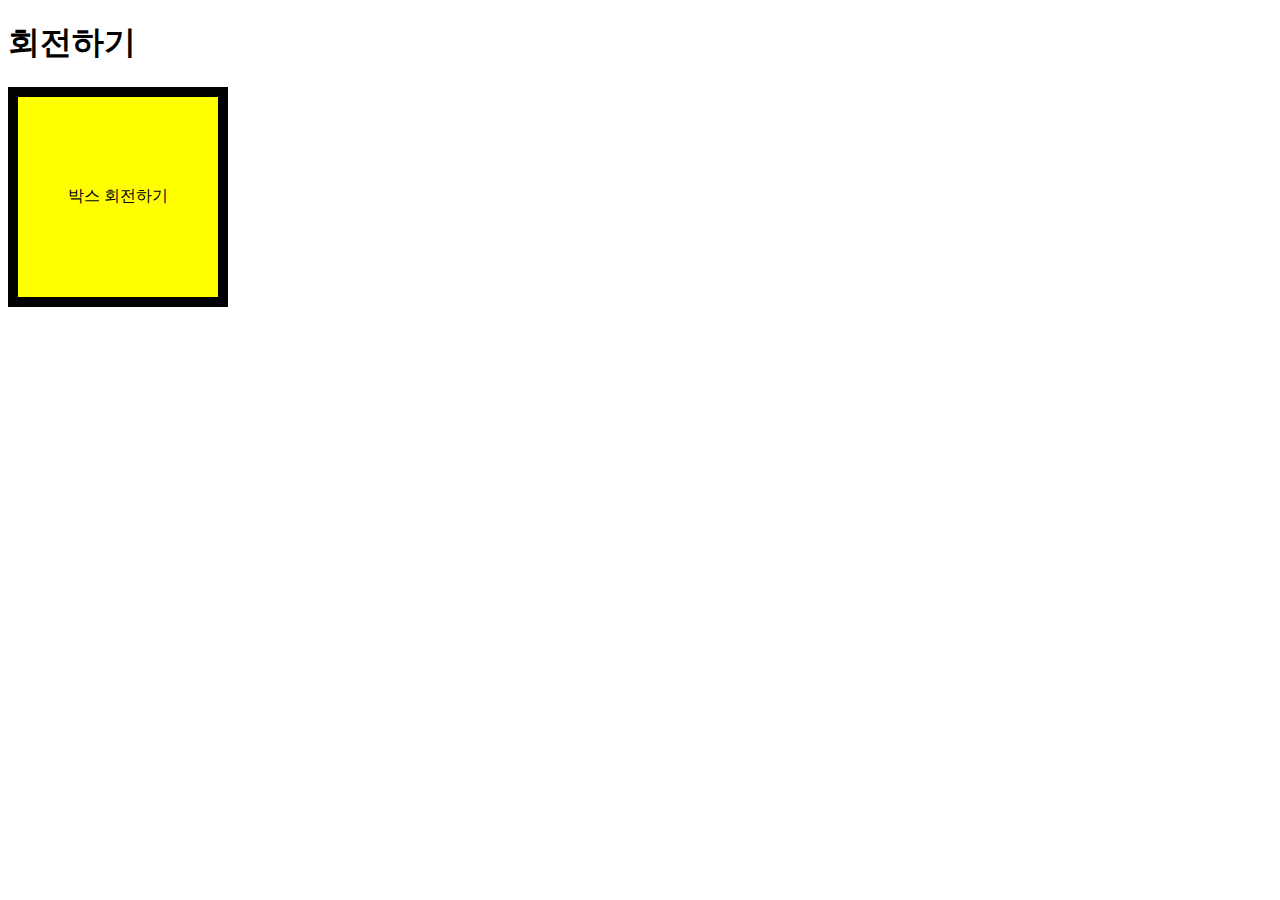
<file: transition.html>
<!DOCTYPE html>
<html lang="ko-KR">
<head>
  <meta charset="UTF-8">
  <meta name="viewport" content="width=device-width, initial-scale=1.0">
  <meta http-equiv="X-UA-Compatible" content="ie=edge">
  <title>Transition 속성의 이해</title>
  <link rel="stylesheet" href="css/transition.css">
</head>
<body>
  <h1>회전하기</h1>
  <div class="box1">
    박스 회전하기
  </div>
  
</body>
</html>
</file>
<file: css/style.css>
body{
  background-color: #ffc;
}
</file>
<file: css/animation.css>
@charset "utf-8";

@keyframes text-ani{
  0%{
    font-size: 16px;
    color: blanchedalmond;
    top: 0;
    left: 0;
    opacity: 1;
  }
  100%{
    font-size: 48px;
    color: saddlebrown;
    top: 150px;
    left: 450px;
    opacity: 1;
  }
}

.text-wrap{
  background-color: salmon;
  width: 1000px;
  height: 300px;
  margin: 0 auto;
  position: relative;
}

.text/*애니메이션 호출*/{
  background-color: pink;
  position: absolute; /*부모기준으로 위치 설정*/
  opacity: 0;
  /* top: 100px;
  left: 300px; */
  animation-name: text-ani;
  /* animation-duration: 5s;
  animation-fill-mode: forwards;
  animation-timing-function: ease-in-out;
  animation-iteration-count: infinite;
  animation-direction: alternate;
  animation-delay: 5s; */
  animation: text-ani 5s forwards ease-in-out infinite alternate 5s;/*나중에 나오는 초가 delay로 인식*/
}
/*transform*/
@keyframes img-ani{
  0%{
    transform: translateX(0);
  }
  100%{
    transform: translateX(700px);
  }
}
.img-wrap{
  background: #F4F4F4;
  padding: 50px;
}
.neo{
  animation: img-ani 3000ms forwards 3 alternate;
}
</file>
<file: css/background.css>
@charset "utf-8";

.bg-wrap{
  width: 500px;
  height: 300px;
  border: 5px solid #333;
  /* background: transparent url("../images/cafe1.jpg") 50% /contain no-repeat; */
  background-color: yellow; /*백그라운드는 먼저 올라오는게 젤 위*/
  background-image: linear-gradient(to bottom, rgba(0,0,0,0.5),rgba(0,0,0,0.5)), 
                    url("../images/cafe1.jpg");
  background-size: cover;
}
.bg-wrap:hover{
  background-image: url("../images/cafe1.jpg");
  
}
</file>
<file: css/figure.css>
@charset "utf-8";

div{/*div는 flex container역할 display: flex;, figure가 flwx-item역할 */
  background-color: rgb(0, 255, 191);
  width: 1200px;
  height: 1300px;
  margin: 0 auto;
  display: flex; /*flex Direction은 row 가로형식*/
  flex-direction: row;
  flex-wrap: wrap; 
}
div figure{
  margin: 0;
  padding: 0;
}
</file>
<file: css/flex.css>
@charset "utf-8";

.wrap{
  background-color: yellow;
  width: 1000px;
  height: 500px;
  margin: 0 auto;
  display: flex;
  flex-direction: row; /*축의 기준*/
  justify-content: space-evenly;
  border: 10px solid blue;
}

.wrap div{
  background-color: pink;
  flex-basis: 100px; /*기준 박스 크기*/
  border:1px solid red;
}
.w1{
  order:1;
  flex-shrink: 1;
  flex-grow: 2;
}
.w2{
  flex-shrink: 2;
  flex-grow: 3; /*(기준 100px)box 확대*/
}

.w3{
  order: -1;
  flex-shrink: 0;
  flex-grow: 0;
}

.w4{
  order:1;
  flex-shrink: 1;
  flex-grow: 1;
}
</file>
<file: css/float.css>
@charset "utf-8";

section{
  background-color: #111634;
  color: #fff;
  margin: 2em;
  padding: 1em;
  overflow: hidden;
}
img{
  width: 500px;
  height: auto;
}
.f-left{
  float: left;
  margin-right: 50px;
}
.f-right{
  float: right;
  margin-left: 50px;
}
</file>
<file: css/heading.css>
@charset "utf-8";
html{
  font-size: 10px;
}

body{
  /* background-color: rgba(255,0,0,0.5);
  background-image: linear-gradient(45deg, rgba(0,255,0,0.5),rgba(0,0,255,0.5));
  background-repeat: repeat-x;
  background-position: 0 100px; */
  background-color: hsl(2, 57%, 40%);
  background-image: repeating-linear-gradient(transparent, transparent 50px, rgba(0,0,0,.4) 50px, rgba(0,0,0,.4) 53px, transparent 53px, transparent 63px, rgba(0,0,0,.4) 63px, rgba(0,0,0,.4) 66px, transparent 66px, transparent 116px, rgba(0,0,0,.5) 116px, rgba(0,0,0,.5) 166px, rgba(255,255,255,.2) 166px, rgba(255,255,255,.2) 169px, rgba(0,0,0,.5) 169px, rgba(0,0,0,.5) 179px, rgba(255,255,255,.2) 179px, rgba(255,255,255,.2) 182px, rgba(0,0,0,.5) 182px, rgba(0,0,0,.5) 232px, transparent 232px),
  repeating-linear-gradient(270deg, transparent, transparent 50px, rgba(0,0,0,.4) 50px, rgba(0,0,0,.4) 53px, transparent 53px, transparent 63px, rgba(0,0,0,.4) 63px, rgba(0,0,0,.4) 66px, transparent 66px, transparent 116px, rgba(0,0,0,.5) 116px, rgba(0,0,0,.5) 166px, rgba(255,255,255,.2) 166px, rgba(255,255,255,.2) 169px, rgba(0,0,0,.5) 169px, rgba(0,0,0,.5) 179px, rgba(255,255,255,.2) 179px, rgba(255,255,255,.2) 182px, rgba(0,0,0,.5) 182px, rgba(0,0,0,.5) 232px, transparent 232px),
  repeating-linear-gradient(125deg, transparent, transparent 2px, rgba(0,0,0,.2) 2px, rgba(0,0,0,.2) 3px, transparent 3px, transparent 5px, rgba(0,0,0,.2) 5px);
  color: #ffffff
}
h1{
  font-size: 48px;
}
h2{
  font-size: 3em;
}
h3{
  font-size: 300%;
}
h4{
  font-size: 3rem;
}
h5{
  font-size: 15vw; /*뷰포트에 따라 달라지는 크기*/
}
h6{
  font-size: 30pt;
}
</file>
<file: css/list.css>
@charset "utf-8";
ul{
  list-style-type: upper-alpha;
}
ol{
  list-style-type: upper-roman;
}
dl{
  border: 2px solid rgb(255, 0, 85);
  padding: 20px;
}
dt{
text-decoration: underline;
font-size: 24px;
color: rgb(255, 136, 0);
}
dd{
  margin: 0;
}
</file>
<file: css/media-query.css>
@charset "utf-8";

/*모든 디바이스*/
body{
  background-color: rgb(0, 110, 255);
  margin: 0;
}
figure{
  margin: 0;
  padding: 0;
}

.img-wrap img{
  width: 100%;
  height: auto;
}
/*모바일 디바이스 1px부터 599px 까지*/
@media screen and (min-width:1px) and (max-width: 599px){
  body{
    background-color: palegreen;
  }
  .img-wrap{
    margin: 1em;
  }
}
/*태블릿 디바이스 600px 부터 1024px 까지*/
@media screen and (min-width:600px) and (max-width: 1024px){
  body{
    background-color: rgb(255, 145, 0);
  }
  .wrap-container{
    display: flex;
    flex-wrap: wrap;
  }
  .img-wrap{
    width: 50%;
    padding: 1em;
    box-sizing: border-box;
  }
}
/*데스크탑 디바이스 1025px 이상*/
@media screen and (min-width:1025px){
  body{
    background-color: rgb(255, 130, 224);
  }
  .wrap-container{
    display: flex;
    flex-wrap: wrap;
  }
  .img-wrap{
    widows: 33.3333333%;
    padding: 1em;
    box-sizing: border-box;
  }
}
</file>
<file: css/position.css>
@charset "utf-8";

.sub{
  background-color: rgb(204, 150, 255);
  position: relative; /*relative는 떠있고 기존 공간을 그대로 유지하며 위치변경*/
  top: 100px;
  left: 200px;
  z-index: 2; /*레이어 순서 index가 클수록 위로 올라옴*/
}
.quick{
  background-color: rgb(255, 69, 184);
  position: fixed;
  z-index: 3;
  top: 50px;
  right: 50px;
}
div{
  position: relative;
}
p{
  background-color: rgb(137, 255, 255);
}
.note{
  background-color: rgb(133, 255, 133);
  position: absolute; /*absolute는 기존 공간을 없앰*/
  width: 300px;
  top: 0;
  left: 0;
}
</file>
<file: css/steps.css>
@charset "utf-8";
@keyframes steps{
  0%{
    background-position: 0 0;
  }
  100%{
    background-position: 100% 0;
  }
}

.box{
  width: 50px;
  height: 72px;
  margin: 50px;
  border: 1px solid #000;
  background: url("../images/sprite-steps.png") 0 0;
  animation: steps 1s steps(10) infinite ;
}

@keyframes intro-text{
0%{
  width: 0;
}
100%{
  width: 165px;
  opacity: 1;
}
}
.intro-wrap{
  box-sizing: border-box;
  width: 585px;
  height: 366px;
  margin: 50px;
  padding: 30px;
  border: 1px solid #aaa;
  background: url("../images/termina-01.png") no-repeat 0 0;
}
.intro1, .intro2{
  /* background-color: yellow; */
  white-space: nowrap; /*줄바꿈 금지*/
  overflow: hidden;
  animation: intro-text 1s forwards;
  opacity: 0;
}

.intro1{
  animation-delay: 1s;
}
.intro2{
  animation-delay: 1.7s;
}
</file>
<file: css/sticky.css>
@charset "utf-8";

.content{
  background-color: teal;
  margin: 2em 4em;
  padding: 1em;
  border-radius: 60px;
  color: #fff;
}
.title{
  background-color: rgb(255, 171, 103);
  padding: 1em;
  border-radius: 30px 0 30px 0;
  color: rgb(19, 19, 19);
  position: sticky;
  top: 20px;
}
</file>
<file: css/transition.css>
@charset "utf-8";

.box1{
  width: 200px;
  height: 200px;
  border: 10px solid black;
  background-color: yellow;
  display: flex;
  justify-content: center;
  align-items: center; 
  transition-property: background, border-radius, transform;
  transition-duration: 2000ms, 2000ms, 2000ms;
  transition-delay: 0s,2s,4s;
  transition-timing-function: ease-in-out;
}
.box1:hover/*박스1에 마우스를 올렸을때라는 상황 설정*/{
  border-radius: 50%;
  transform: rotate(360deg);
  transition-property: transform border-radius; /*중간단계 보여주기*/
  background: pink;
}
</file>
